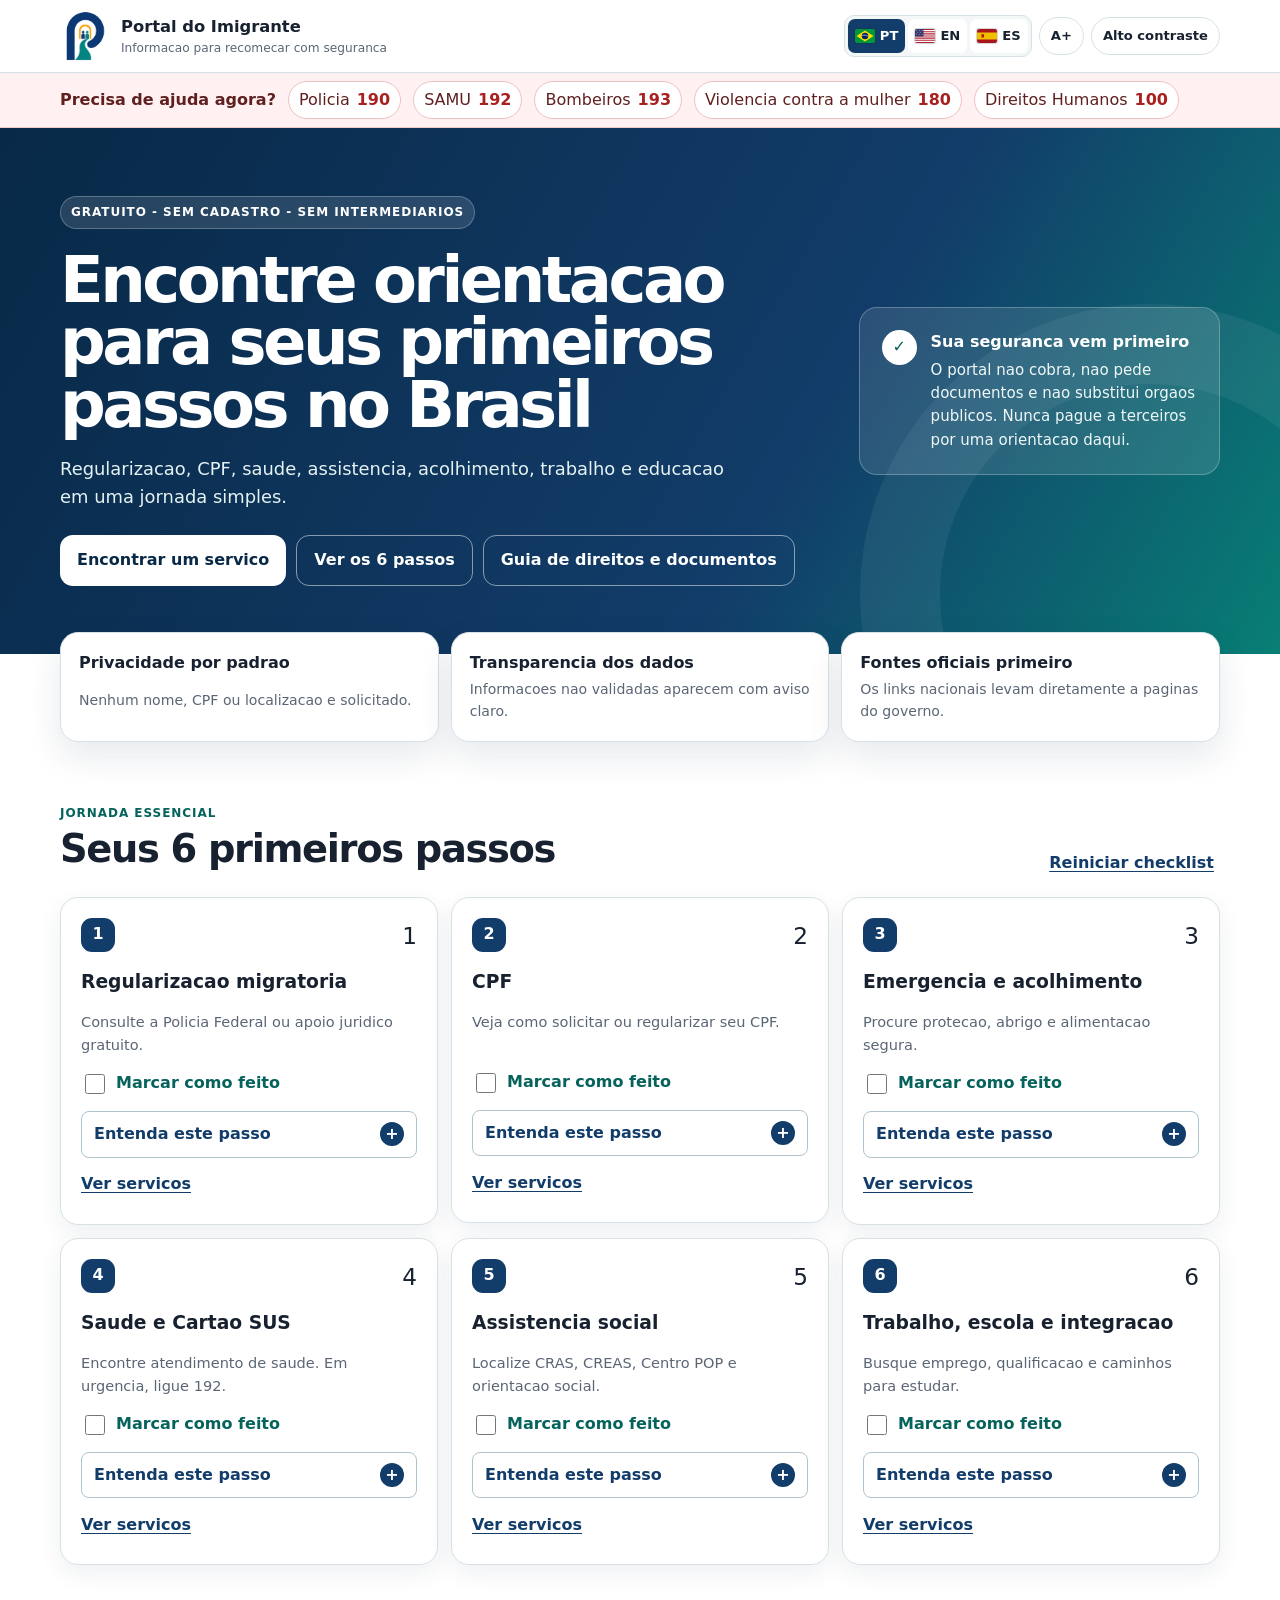
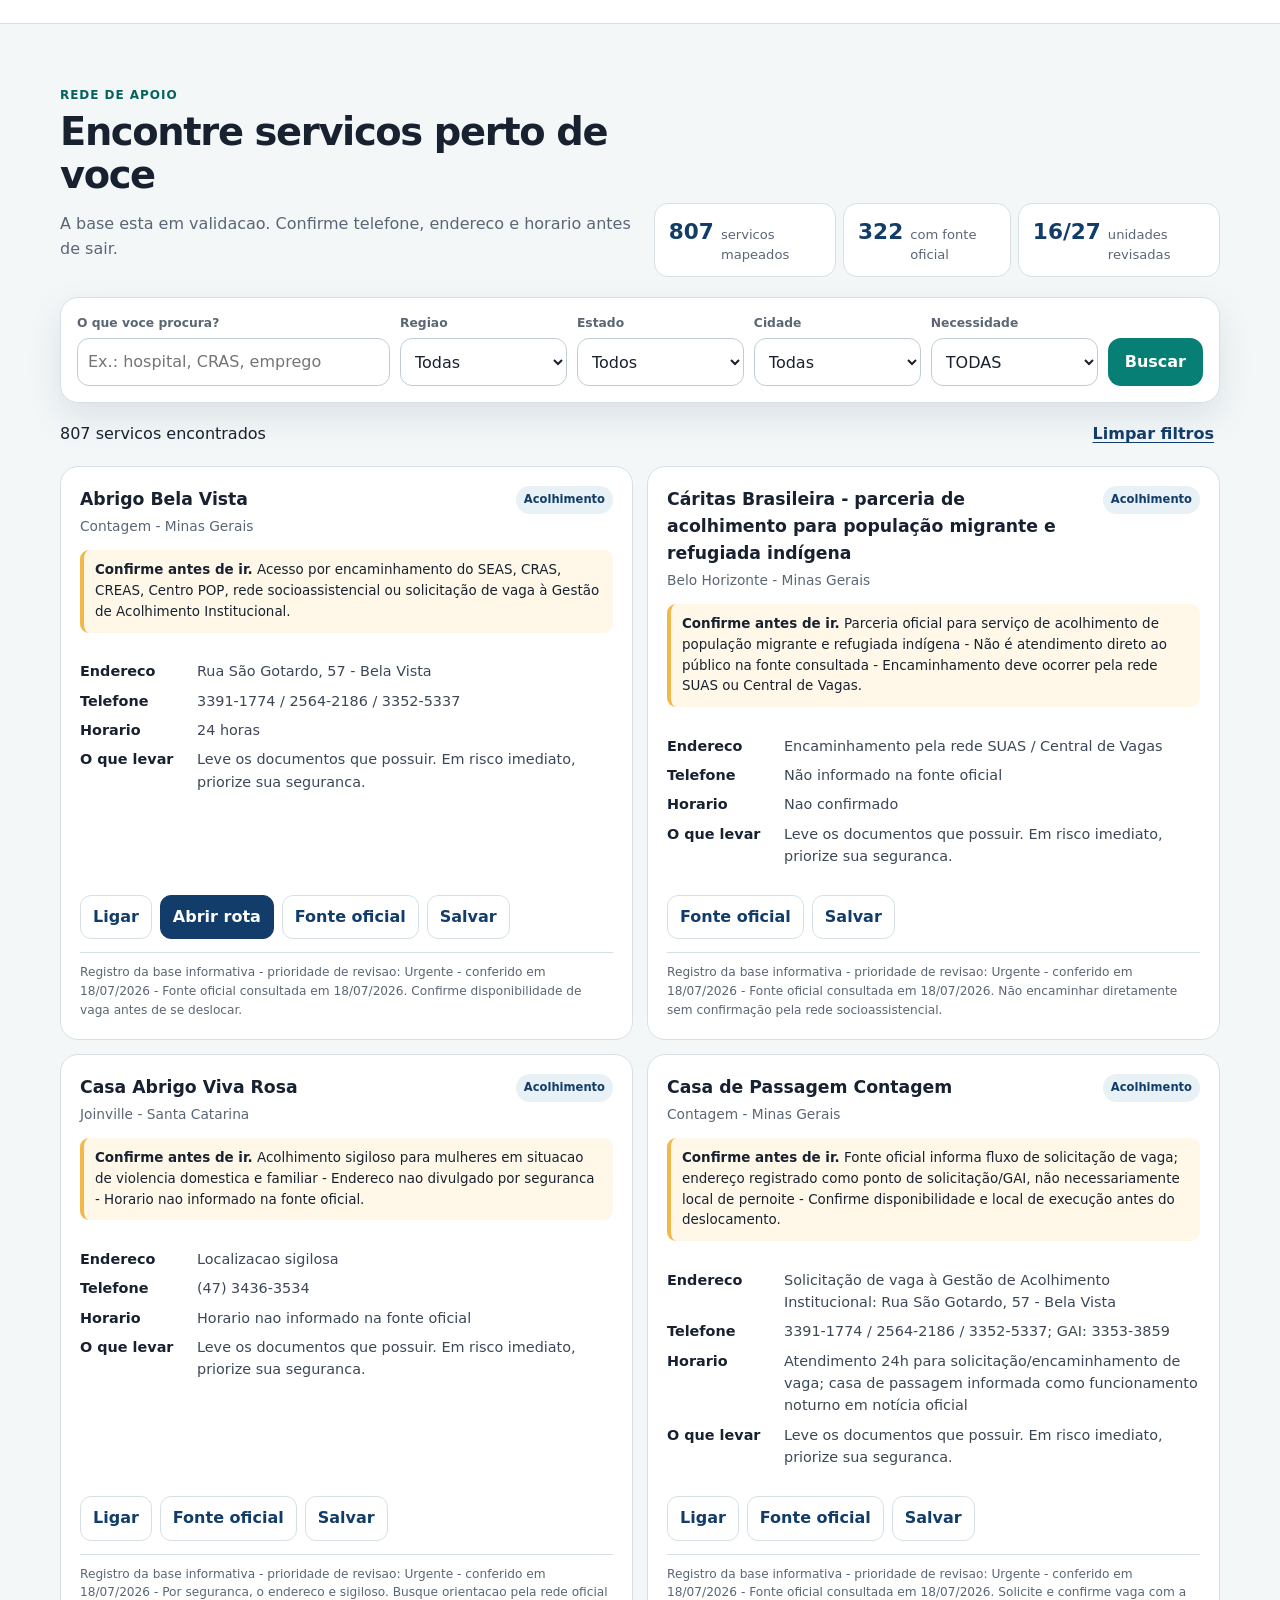
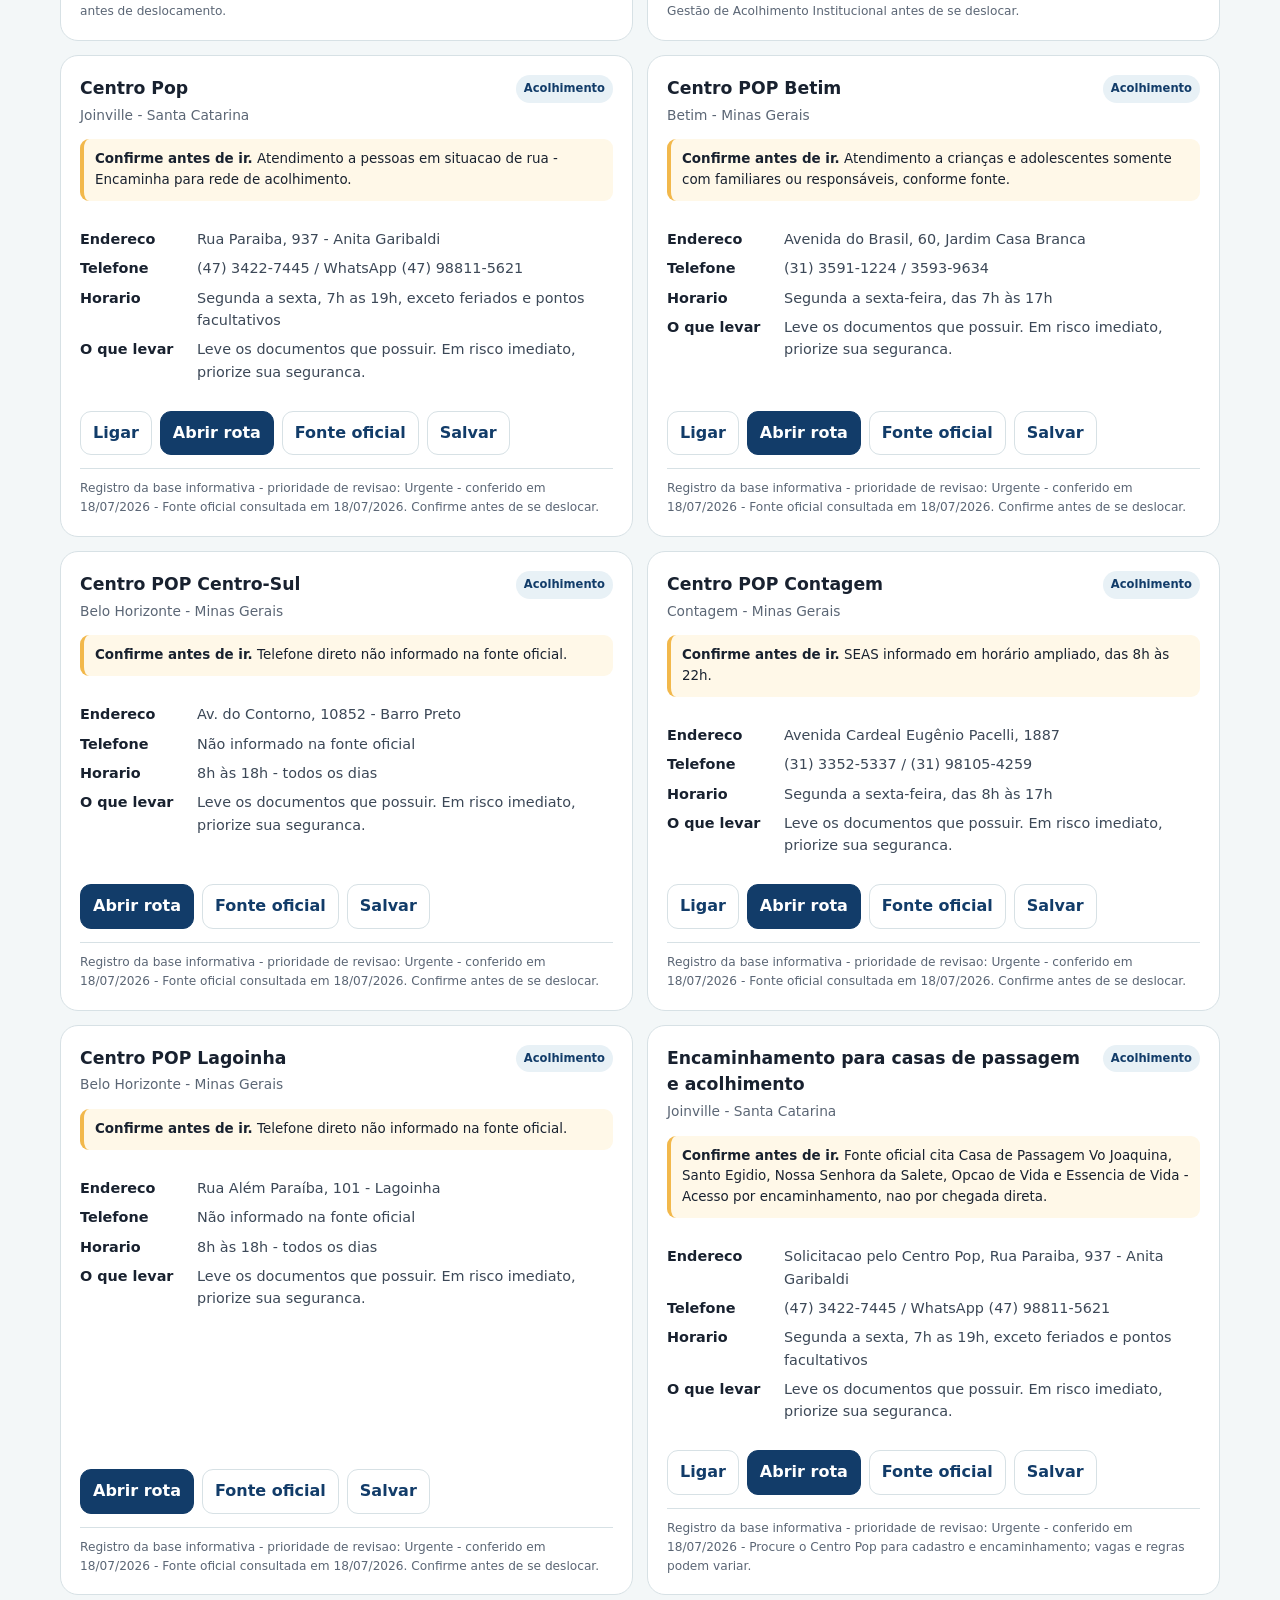
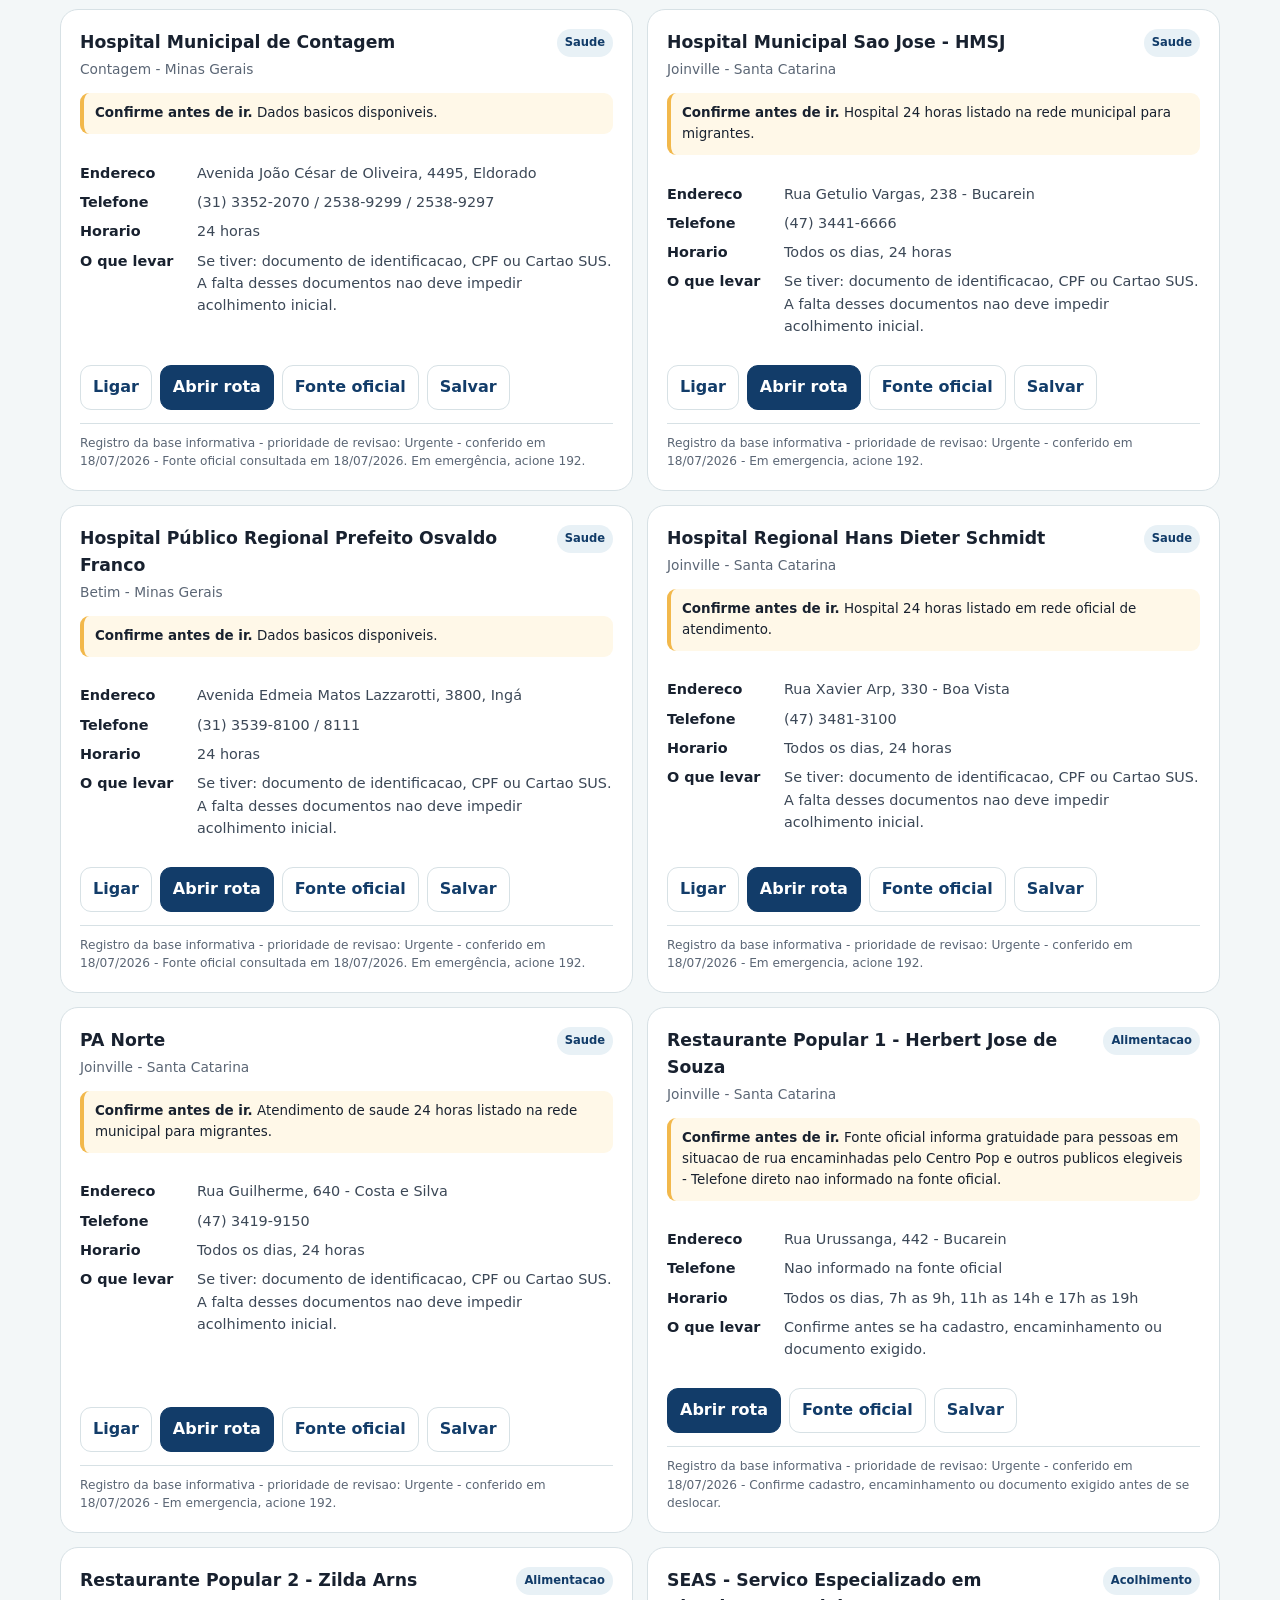
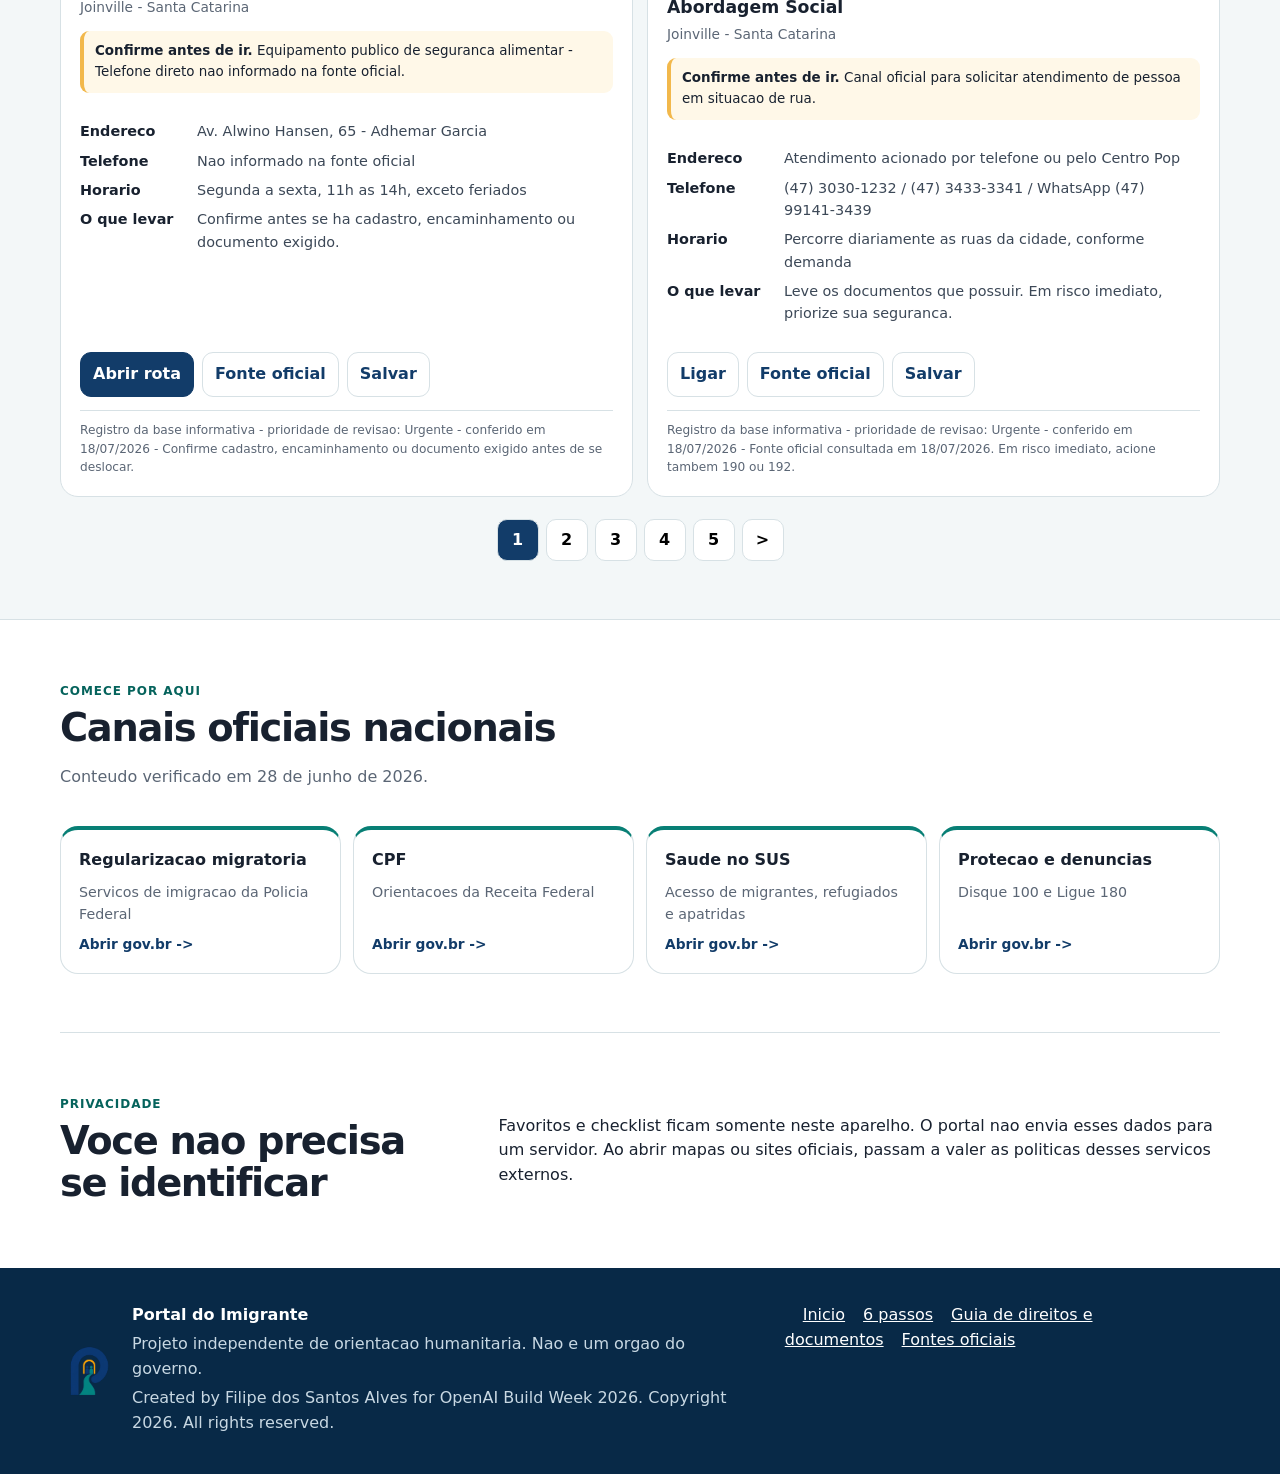
<file: index.html>
<!doctype html>
<html lang="pt-BR">
<head>
  <meta charset="utf-8">
  <meta name="viewport" content="width=device-width,initial-scale=1">
  <meta name="description" content="Orientacao gratuita e segura para migrantes e refugiados encontrarem servicos essenciais no Brasil.">
  <meta name="theme-color" content="#123c69">
  <meta name="color-scheme" content="light dark">
  <meta name="referrer" content="no-referrer">
  <meta http-equiv="Content-Security-Policy" content="default-src 'none'; base-uri 'self'; form-action 'self'; script-src 'self'; style-src 'self'; img-src 'self' data:; font-src 'self'; connect-src 'self'; manifest-src 'self'; worker-src 'self'; object-src 'none'; frame-src 'none'; child-src 'none'; media-src 'none'; upgrade-insecure-requests">
  <meta property="og:image" content="https://filipedossantosalves-cloud.github.io/portal-do-imigrante/assets/logo.png">
  <title>Portal do Imigrante | Orientacao segura e gratuita</title>
  <link rel="icon" type="image/png" href="assets/logo.png">
  <link rel="manifest" href="manifest.webmanifest">
  <link rel="stylesheet" href="styles.css">
  <link rel="stylesheet" href="steps.css">
  <link rel="stylesheet" href="language.css">
  <link rel="stylesheet" href="assets/brand.css">
</head>
<body>
  <a class="skip-link" href="#conteudo">Pular para o conteudo</a>
  <header class="site-header">
    <div class="wrap header-row">
      <a class="brand" href="#inicio" aria-label="Portal do Imigrante - inicio">
        <span class="brand-mark" aria-hidden="true"><img class="brand-logo" src="assets/logo.png" alt=""></span>
        <span><strong>Portal do Imigrante</strong><small>Informacao para recomecar com seguranca</small></span>
      </a>
      <div class="header-actions" aria-label="Acessibilidade e idioma">
        <div class="language" role="group" aria-label="Idioma da interface">
          <button class="chip active" type="button" data-lang="pt" aria-label="Português do Brasil" aria-pressed="true"><img class="language-flag" src="assets/flags/br.svg" alt=""><span>PT</span></button>
          <button class="chip" type="button" data-lang="en" aria-label="English" aria-pressed="false"><img class="language-flag" src="assets/flags/us.svg" alt=""><span>EN</span></button>
          <button class="chip" type="button" data-lang="es" aria-label="Español" aria-pressed="false"><img class="language-flag" src="assets/flags/es.svg" alt=""><span>ES</span></button>
        </div>
        <button class="icon-button" id="fontButton" aria-label="Aumentar tamanho do texto">A+</button>
        <button class="icon-button" id="contrastButton" aria-pressed="false">Alto contraste</button>
      </div>
    </div>
  </header>

  <aside class="emergency-bar" aria-label="Canais nacionais de emergencia">
    <div class="wrap emergency-row">
      <strong>Precisa de ajuda agora?</strong>
      <a href="tel:190"><span>Policia</span><b>190</b></a>
      <a href="tel:192"><span>SAMU</span><b>192</b></a>
      <a href="tel:193"><span>Bombeiros</span><b>193</b></a>
      <a href="tel:180"><span>Violencia contra a mulher</span><b>180</b></a>
      <a href="tel:100"><span>Direitos Humanos</span><b>100</b></a>
    </div>
  </aside>

  <main id="conteudo">
    <section class="hero" id="inicio">
      <div class="wrap hero-grid">
        <div>
          <span class="eyebrow" data-i18n="free">Gratuito - sem cadastro - sem intermediarios</span>
          <h1 data-i18n="heroTitle">Encontre orientacao para seus primeiros passos no Brasil</h1>
          <p data-i18n="heroText">Regularizacao, CPF, saude, assistencia, acolhimento, trabalho e educacao em uma jornada simples.</p>
          <div class="hero-actions">
            <a class="button primary" href="#busca" data-i18n="findService">Encontrar um servico</a>
            <a class="button secondary" href="#passos" data-i18n="seeSteps">Ver os 6 passos</a>
            <a class="button secondary" href="guia/index.html" data-i18n="rightsGuide">Guia de direitos e documentos</a>
          </div>
        </div>
        <div class="safety-card" role="note">
          <span class="safety-icon" aria-hidden="true">✓</span>
          <div>
            <strong data-i18n="safetyTitle">Sua seguranca vem primeiro</strong>
            <p data-i18n="safetyText">O portal nao cobra, nao pede documentos e nao substitui orgaos publicos. Nunca pague a terceiros por uma orientacao daqui.</p>
          </div>
        </div>
      </div>
    </section>

    <section class="trust wrap" aria-label="Compromissos do portal">
      <article><b data-i18n="trustPrivacyTitle">Privacidade por padrao</b><span data-i18n="trustPrivacyText">Nenhum nome, CPF ou localizacao e solicitado.</span></article>
      <article><b data-i18n="trustDataTitle">Transparencia dos dados</b><span data-i18n="trustDataText">Informacoes nao validadas aparecem com aviso claro.</span></article>
      <article><b data-i18n="trustSourcesTitle">Fontes oficiais primeiro</b><span data-i18n="trustSourcesText">Os links nacionais levam diretamente a paginas do governo.</span></article>
    </section>

    <section class="section wrap" id="passos">
      <div class="section-heading">
        <div><span class="kicker" data-i18n="stepsKicker">Jornada essencial</span><h2 data-i18n="stepsTitle">Seus 6 primeiros passos</h2></div>
        <button class="text-button" id="resetSteps" data-i18n="resetSteps">Reiniciar checklist</button>
      </div>
      <div class="steps" id="stepsGrid"></div>
    </section>

    <section class="section search-section" id="busca">
      <div class="wrap">
        <div class="section-heading">
          <div>
            <span class="kicker" data-i18n="supportKicker">Rede de apoio</span>
            <h2 data-i18n="searchTitle">Encontre servicos perto de voce</h2>
            <p class="muted" data-i18n="searchNote">A base esta em validacao. Confirme telefone, endereco e horario antes de sair.</p>
          </div>
          <div class="base-stats header-actions" aria-label="Situacao da base">
            <div class="base-badge"><b id="baseTotal">--</b><span>servicos mapeados</span></div>
            <div class="base-badge"><b id="officialTotal">--</b><span>com fonte oficial</span></div>
            <div class="base-badge"><b id="coverageTotal">--</b><span>unidades revisadas</span></div>
          </div>
        </div>
        <form class="search-panel" id="searchForm" role="search">
          <label class="field field-wide"><span data-i18n="queryLabel">O que voce procura?</span><input id="query" type="search" placeholder="Ex.: hospital, CRAS, emprego" data-i18n-placeholder="queryPlaceholder" autocomplete="off"></label>
          <label class="field"><span data-i18n="regionLabel">Regiao</span><select id="region"><option value="">Todas</option></select></label>
          <label class="field"><span data-i18n="stateLabel">Estado</span><select id="state"><option value="">Todos</option></select></label>
          <label class="field"><span data-i18n="cityLabel">Cidade</span><select id="city"><option value="">Todas</option></select></label>
          <label class="field"><span data-i18n="categoryLabel">Necessidade</span><select id="category"></select></label>
          <button class="button primary search-button" type="submit" data-i18n="searchButton">Buscar</button>
        </form>
        <div class="filter-summary" aria-live="polite"><span id="resultCount" data-i18n="loadingServices">Carregando servicos...</span><button class="text-button" id="clearFilters" type="button" data-i18n="clearFilters">Limpar filtros</button></div>
        <div class="service-grid" id="serviceGrid" aria-live="polite"></div>
        <nav class="pagination" id="pagination" aria-label="Paginacao dos servicos"></nav>
      </div>
    </section>

    <section class="section wrap" id="oficiais">
      <div class="section-heading"><div><span class="kicker" data-i18n="officialKicker">Comece por aqui</span><h2 data-i18n="officialTitle">Canais oficiais nacionais</h2><p class="muted" data-i18n="officialNote">Conteudo verificado em 28 de junho de 2026.</p></div></div>
      <div class="official-grid">
        <a href="https://www.gov.br/pf/pt-br/assuntos/carta-de-servicos/migracao" target="_blank" rel="noopener noreferrer"><b data-i18n="migration">Regularizacao migratoria</b><span data-i18n="migrationText">Servicos de imigracao da Policia Federal</span><em data-i18n="openGov">Abrir gov.br -></em></a>
        <a href="https://www.gov.br/receitafederal/pt-br/assuntos/orientacao-tributaria/cadastros/cpf/assuntos-relacionados/perguntas-e-respostas" target="_blank" rel="noopener noreferrer"><b data-i18n="cpf">CPF</b><span data-i18n="cpfText">Orientacoes da Receita Federal</span><em data-i18n="openGov">Abrir gov.br -></em></a>
        <a href="https://www.gov.br/saude/pt-br/composicao/saps/equidade-em-saude/migrantes-refugiadas-e-apatridas" target="_blank" rel="noopener noreferrer"><b data-i18n="sus">Saude no SUS</b><span data-i18n="susText">Acesso de migrantes, refugiados e apatridas</span><em data-i18n="openGov">Abrir gov.br -></em></a>
        <a href="https://www.gov.br/mdh/pt-br/campanha/direitoshumanosparatodos/disque-100-e-ligue-180" target="_blank" rel="noopener noreferrer"><b data-i18n="protection">Protecao e denuncias</b><span data-i18n="protectionText">Disque 100 e Ligue 180</span><em data-i18n="openGov">Abrir gov.br -></em></a>
      </div>
    </section>

    <section class="section wrap privacy">
      <div><span class="kicker" data-i18n="privacyKicker">Privacidade</span><h2 data-i18n="privacyTitle">Voce nao precisa se identificar</h2></div>
      <p data-i18n="privacyText">Favoritos e checklist ficam somente neste aparelho. O portal nao envia esses dados para um servidor. Ao abrir mapas ou sites oficiais, passam a valer as politicas desses servicos externos.</p>
    </section>
  </main>

  <footer>
    <div class="wrap footer-row">
      <div class="footer-brand"><img class="footer-logo" src="assets/logo.png" alt=""><div><b>Portal do Imigrante</b><p data-i18n="footerNote">Projeto independente de orientacao humanitaria. Nao e um orgao do governo.</p><p>Created by Filipe dos Santos Alves for OpenAI Build Week 2026. Copyright 2026. All rights reserved.</p></div></div>
      <div><a href="#inicio" data-i18n="footerHome">Inicio</a><a href="#passos" data-i18n="footerSteps">6 passos</a><a href="guia/index.html" data-i18n="rightsGuide">Guia de direitos e documentos</a><a href="#oficiais" data-i18n="footerSources">Fontes oficiais</a></div>
    </div>
  </footer>
  <div class="toast" id="toast" role="status" aria-live="polite"></div>
  <script src="data/services.js" defer></script>
  <script src="app.js" defer></script>
</body>
</html>
</file>
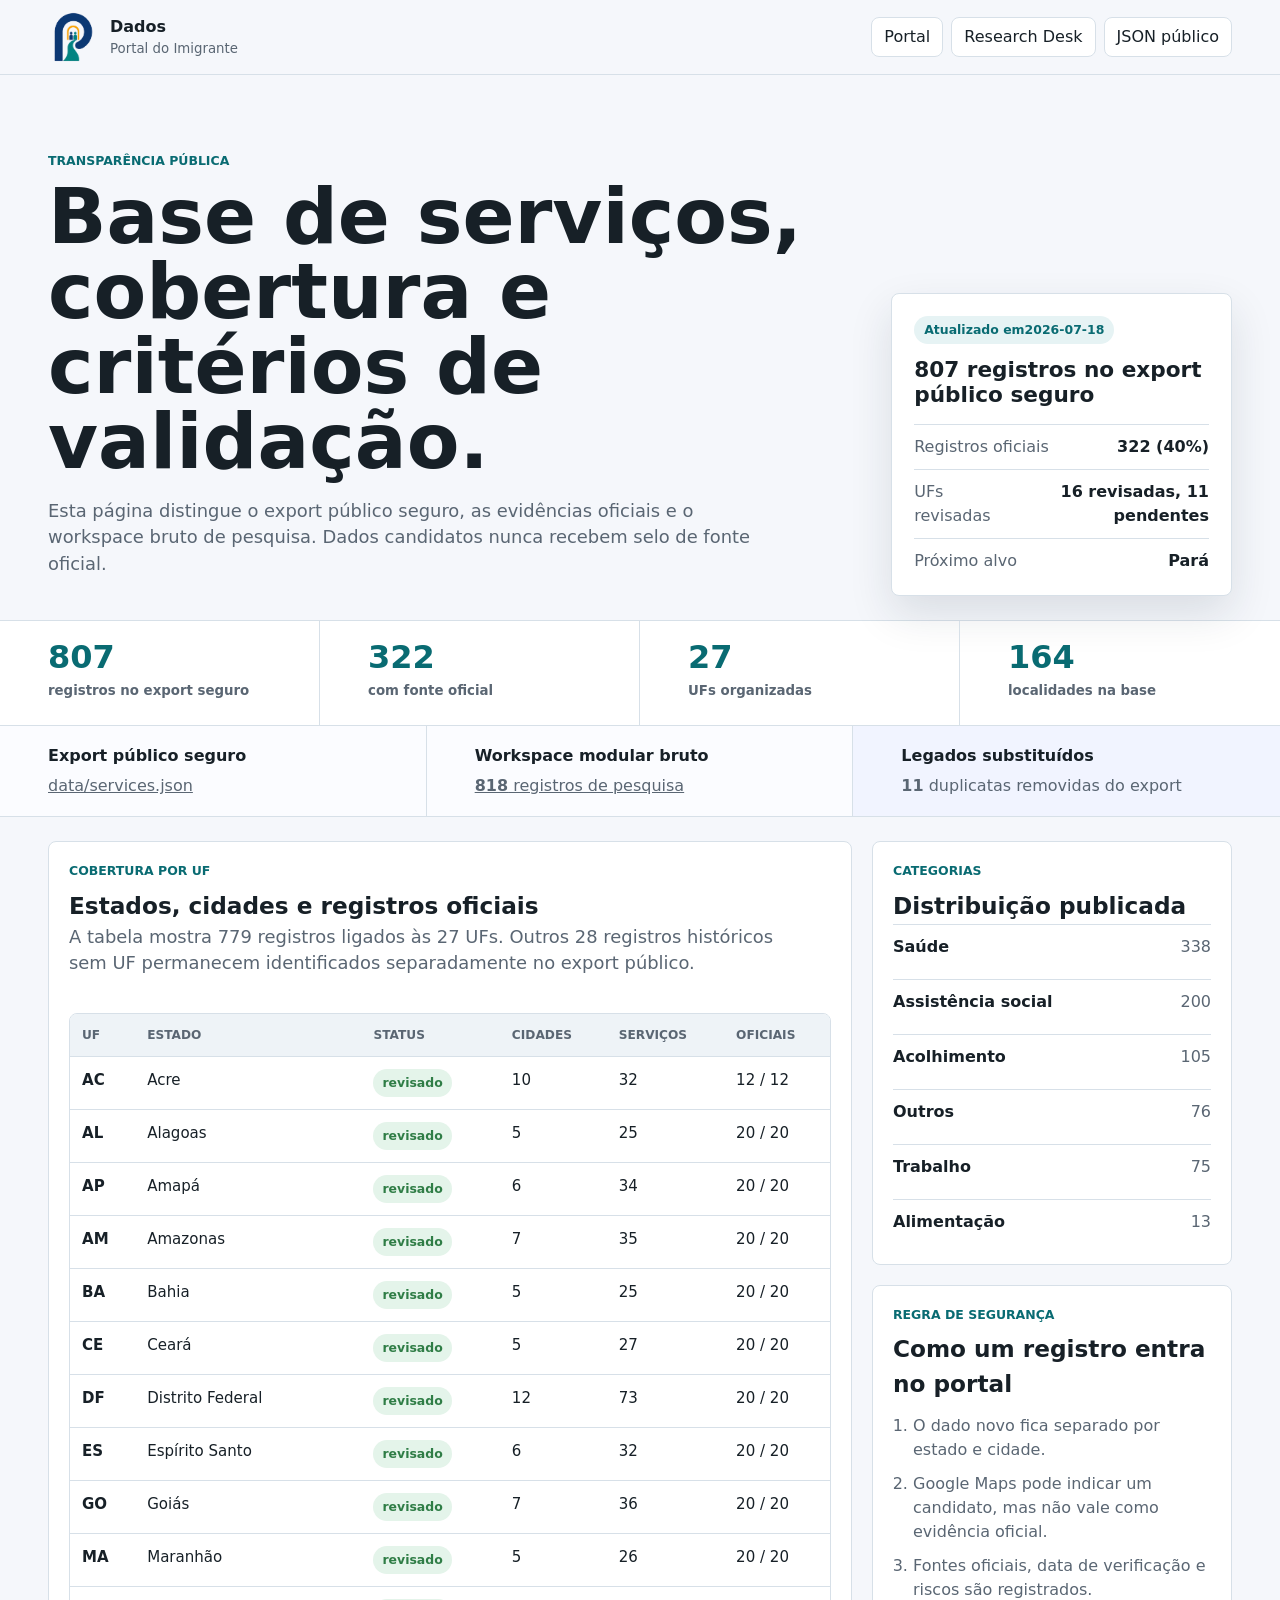
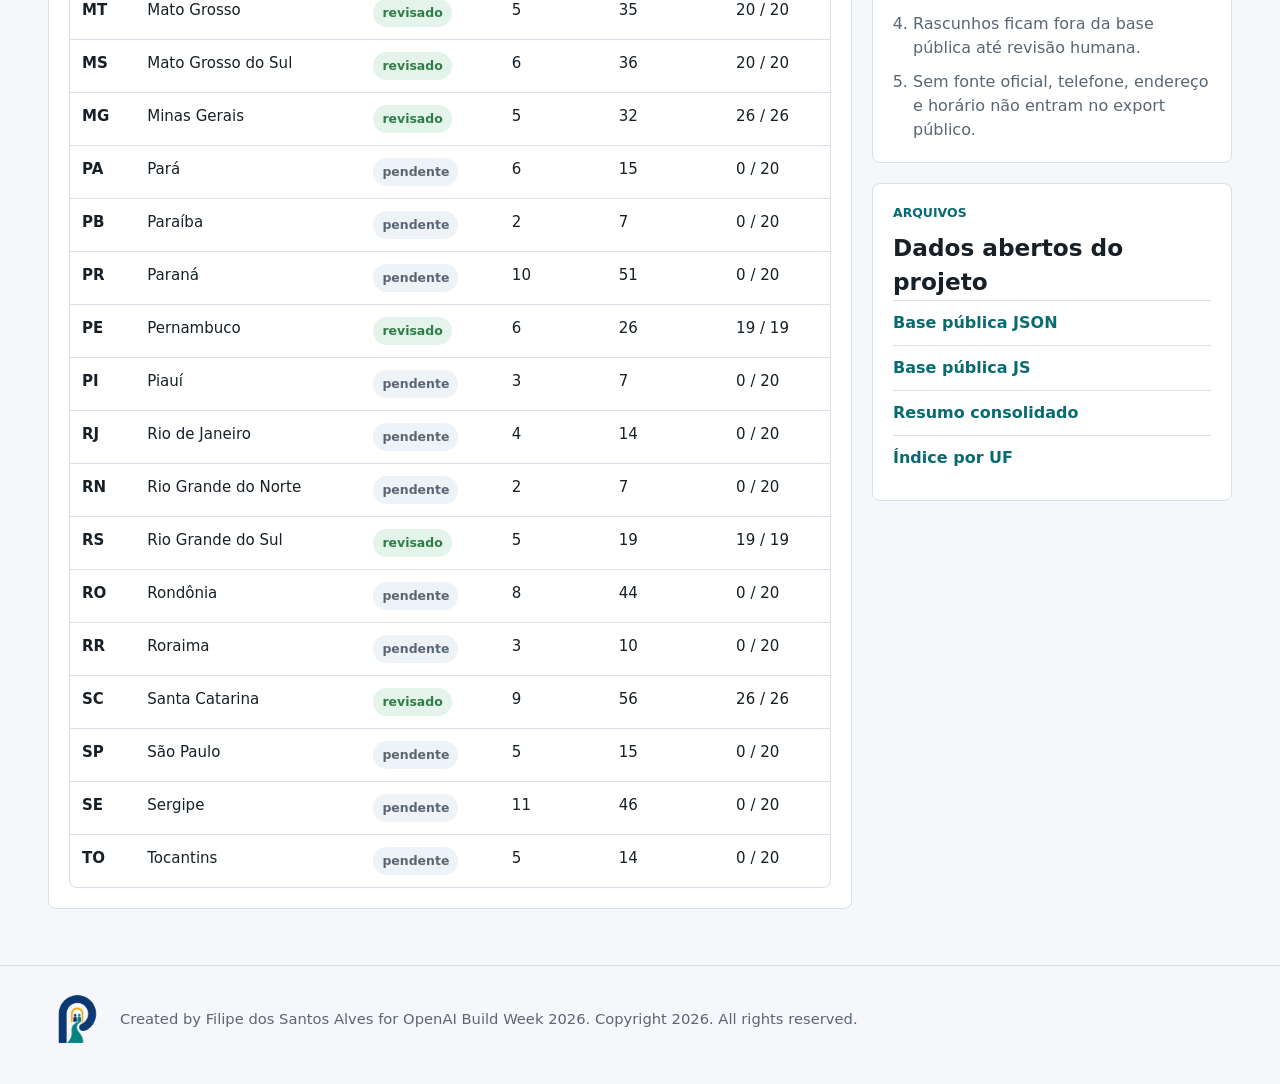
<file: data/index.html>
<!doctype html>
<html lang="pt-BR">
<head>
  <meta charset="utf-8">
  <meta name="viewport" content="width=device-width,initial-scale=1">
  <meta name="description" content="Transparência dos dados do Portal do Imigrante: cobertura, validação, arquivos públicos e estado da pesquisa.">
  <meta name="referrer" content="no-referrer">
  <meta http-equiv="Content-Security-Policy" content="default-src 'none'; base-uri 'self'; form-action 'self'; script-src 'self'; style-src 'self'; img-src 'self' data:; font-src 'self'; connect-src 'self'; manifest-src 'self'; worker-src 'self'; object-src 'none'; frame-src 'none'; child-src 'none'; media-src 'none'; upgrade-insecure-requests">
  <title>Dados | Portal do Imigrante</title>
  <link rel="icon" type="image/png" href="../assets/logo.png">
  <link rel="stylesheet" href="../research-desk/styles.css">
  <link rel="stylesheet" href="data-page.css">
  <link rel="stylesheet" href="../assets/brand.css">
</head>
<body>
  <a class="skip-link" href="#main-content">Pular para o conteúdo</a>
  <header class="topbar">
    <a class="brand" href="../index.html" aria-label="Abrir Portal do Imigrante">
      <span class="brand-mark" aria-hidden="true"><img class="brand-logo" src="../assets/logo.png" alt=""></span>
      <span>
        <strong>Dados</strong>
        <small>Portal do Imigrante</small>
      </span>
    </a>
    <nav class="top-actions" aria-label="Atalhos">
      <a href="../index.html">Portal</a>
      <a href="../research-desk/">Research Desk</a>
      <a href="services.json">JSON público</a>
    </nav>
  </header>

  <main id="main-content">
    <section class="hero data-hero" aria-labelledby="dataTitle">
      <div class="hero-copy">
        <p class="eyebrow">Transparência pública</p>
        <h1 id="dataTitle">Base de serviços, cobertura e critérios de validação.</h1>
        <p class="lead">Esta página distingue o export público seguro, as evidências oficiais e o workspace bruto de pesquisa. Dados candidatos nunca recebem selo de fonte oficial.</p>
      </div>
      <div class="hero-panel" aria-label="Resumo da base">
        <span class="status-pill">Atualizado em <span id="updatedAt">--</span></span>
        <strong id="headline">Carregando dados</strong>
        <dl class="audit-list">
          <div>
            <dt>Registros oficiais</dt>
            <dd id="officialRate">--</dd>
          </div>
          <div>
            <dt>UFs revisadas</dt>
            <dd id="reviewedStates">--</dd>
          </div>
          <div>
            <dt>Próximo alvo</dt>
            <dd id="nextTarget">--</dd>
          </div>
        </dl>
      </div>
    </section>

    <section class="metrics" aria-label="Metricas principais">
      <div>
        <span id="totalServices">--</span>
        <small>registros no export seguro</small>
      </div>
      <div>
        <span id="officialServices">--</span>
        <small>com fonte oficial</small>
      </div>
      <div>
        <span id="statesCount">--</span>
        <small>UFs organizadas</small>
      </div>
      <div>
        <span id="citiesCount">--</span>
        <small>localidades na base</small>
      </div>
    </section>

    <section class="audit-strip" aria-label="Arquivos e fluxo">
      <div class="audit-tile">
        <strong>Export público seguro</strong>
        <span><a href="services.json">data/services.json</a></span>
      </div>
      <div class="audit-tile">
        <strong>Workspace modular bruto</strong>
        <span><a href="estados/_indice.json"><b id="rawWorkspaceCount">--</b> registros de pesquisa</a></span>
      </div>
      <div class="audit-tile accent">
        <strong>Legados substituídos</strong>
        <span><b id="legacyCount">--</b> duplicatas removidas do export</span>
      </div>
    </section>

    <section class="data-layout">
      <article class="data-panel">
        <div class="section-head">
          <div>
            <p class="eyebrow">Cobertura por UF</p>
            <h2>Estados, cidades e registros oficiais</h2>
            <p class="lead">A tabela mostra 779 registros ligados às 27 UFs. Outros 28 registros históricos sem UF permanecem identificados separadamente no export público.</p>
          </div>
        </div>
        <div class="table-wrap">
          <table>
            <thead>
              <tr>
                <th>UF</th>
                <th>Estado</th>
                <th>Status</th>
                <th>Cidades</th>
                <th>Serviços</th>
                <th>Oficiais</th>
              </tr>
            </thead>
            <tbody id="stateRows"></tbody>
          </table>
        </div>
      </article>

      <aside class="data-side">
        <section class="data-panel">
          <p class="eyebrow">Categorias</p>
          <h2>Distribuição publicada</h2>
          <div id="categoryList" class="mini-list"></div>
        </section>

        <section class="data-panel">
          <p class="eyebrow">Regra de segurança</p>
          <h2>Como um registro entra no portal</h2>
          <ol class="method-list">
            <li>O dado novo fica separado por estado e cidade.</li>
            <li>Google Maps pode indicar um candidato, mas não vale como evidência oficial.</li>
            <li>Fontes oficiais, data de verificação e riscos são registrados.</li>
            <li>Rascunhos ficam fora da base pública até revisão humana.</li>
            <li>Sem fonte oficial, telefone, endereço e horário não entram no export público.</li>
          </ol>
        </section>

        <section class="data-panel">
          <p class="eyebrow">Arquivos</p>
          <h2>Dados abertos do projeto</h2>
          <div class="file-links">
            <a href="services.json">Base pública JSON</a>
            <a href="services.js">Base pública JS</a>
            <a href="estados/_portal.json">Resumo consolidado</a>
            <a href="estados/_indice.json">Índice por UF</a>
          </div>
        </section>
      </aside>
    </section>
  </main>

  <footer class="site-credit footer-brand">
    <img class="footer-logo" src="../assets/logo.png" alt="">
    <span>Created by Filipe dos Santos Alves for OpenAI Build Week 2026. Copyright 2026. All rights reserved.</span>
  </footer>

  <script src="services.js"></script>
  <script src="../research-desk/data.js"></script>
  <script src="data-page.js"></script>
</body>
</html>
</file>
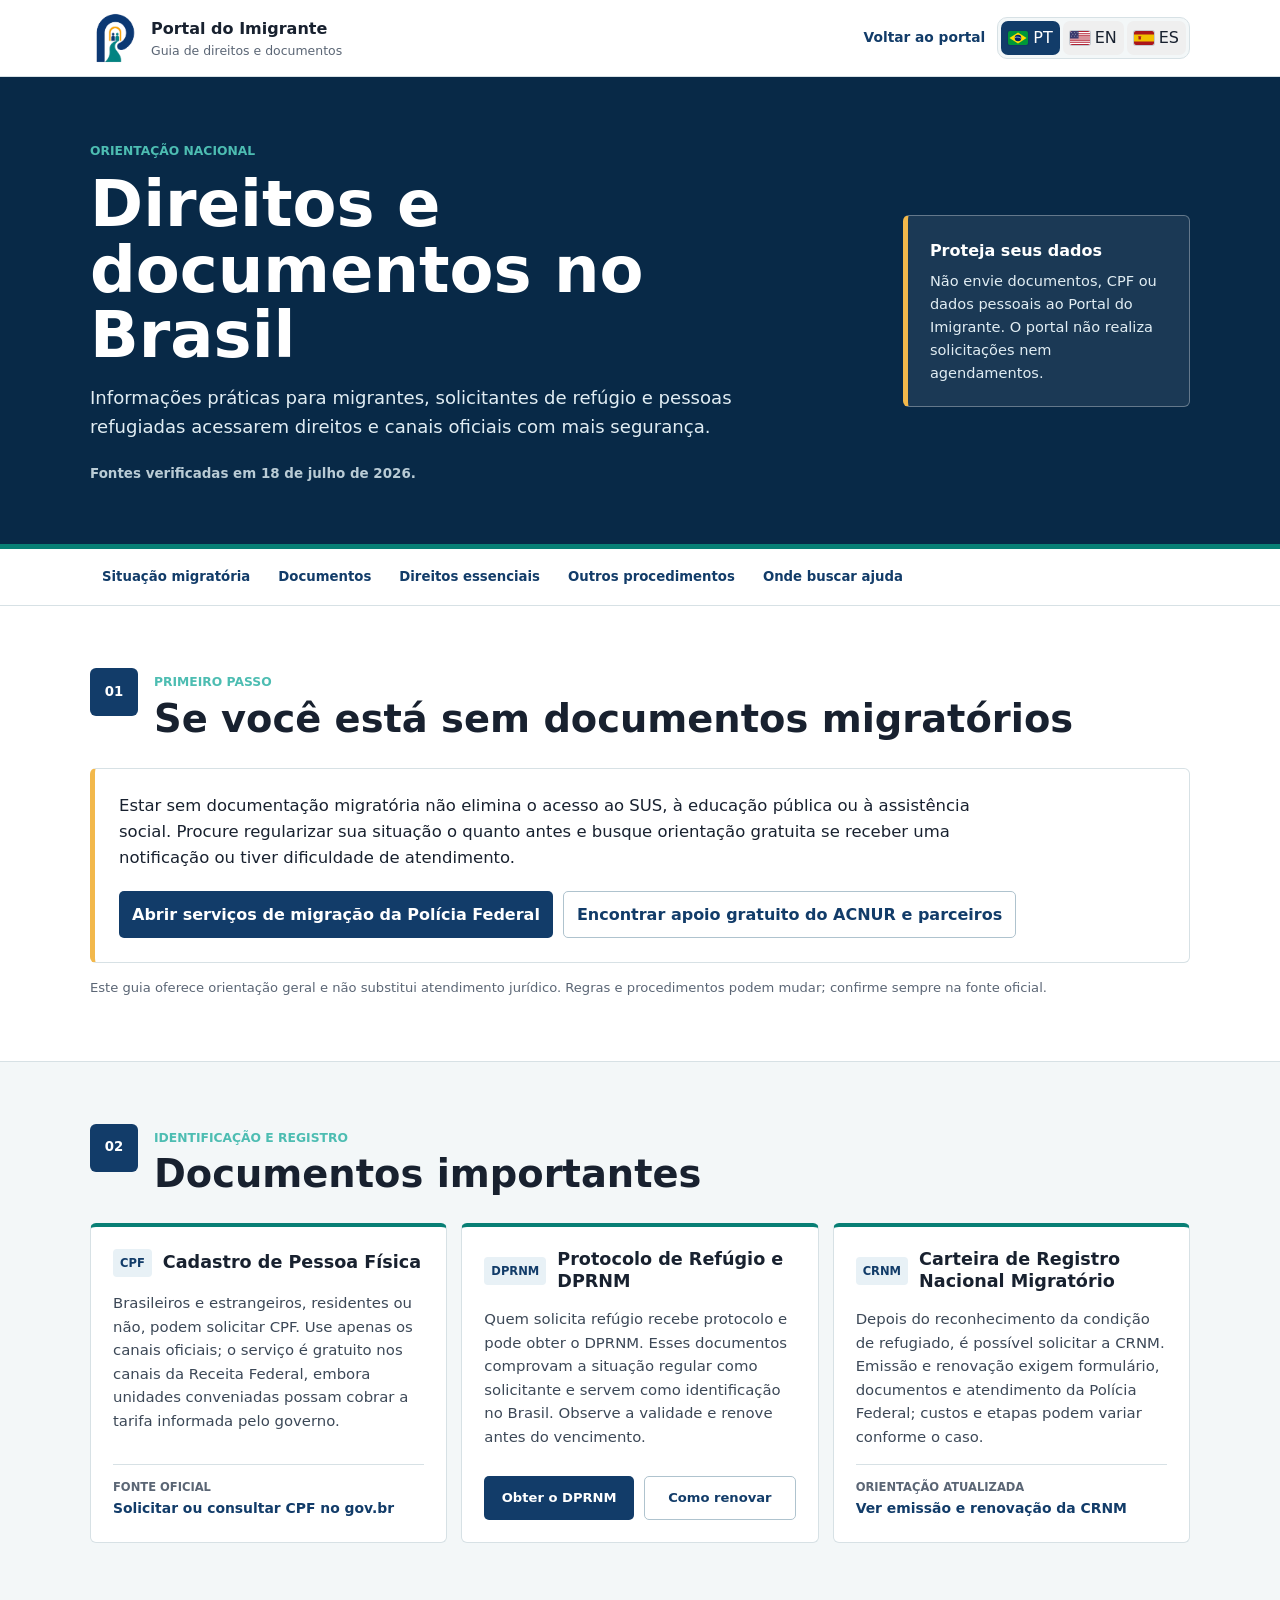
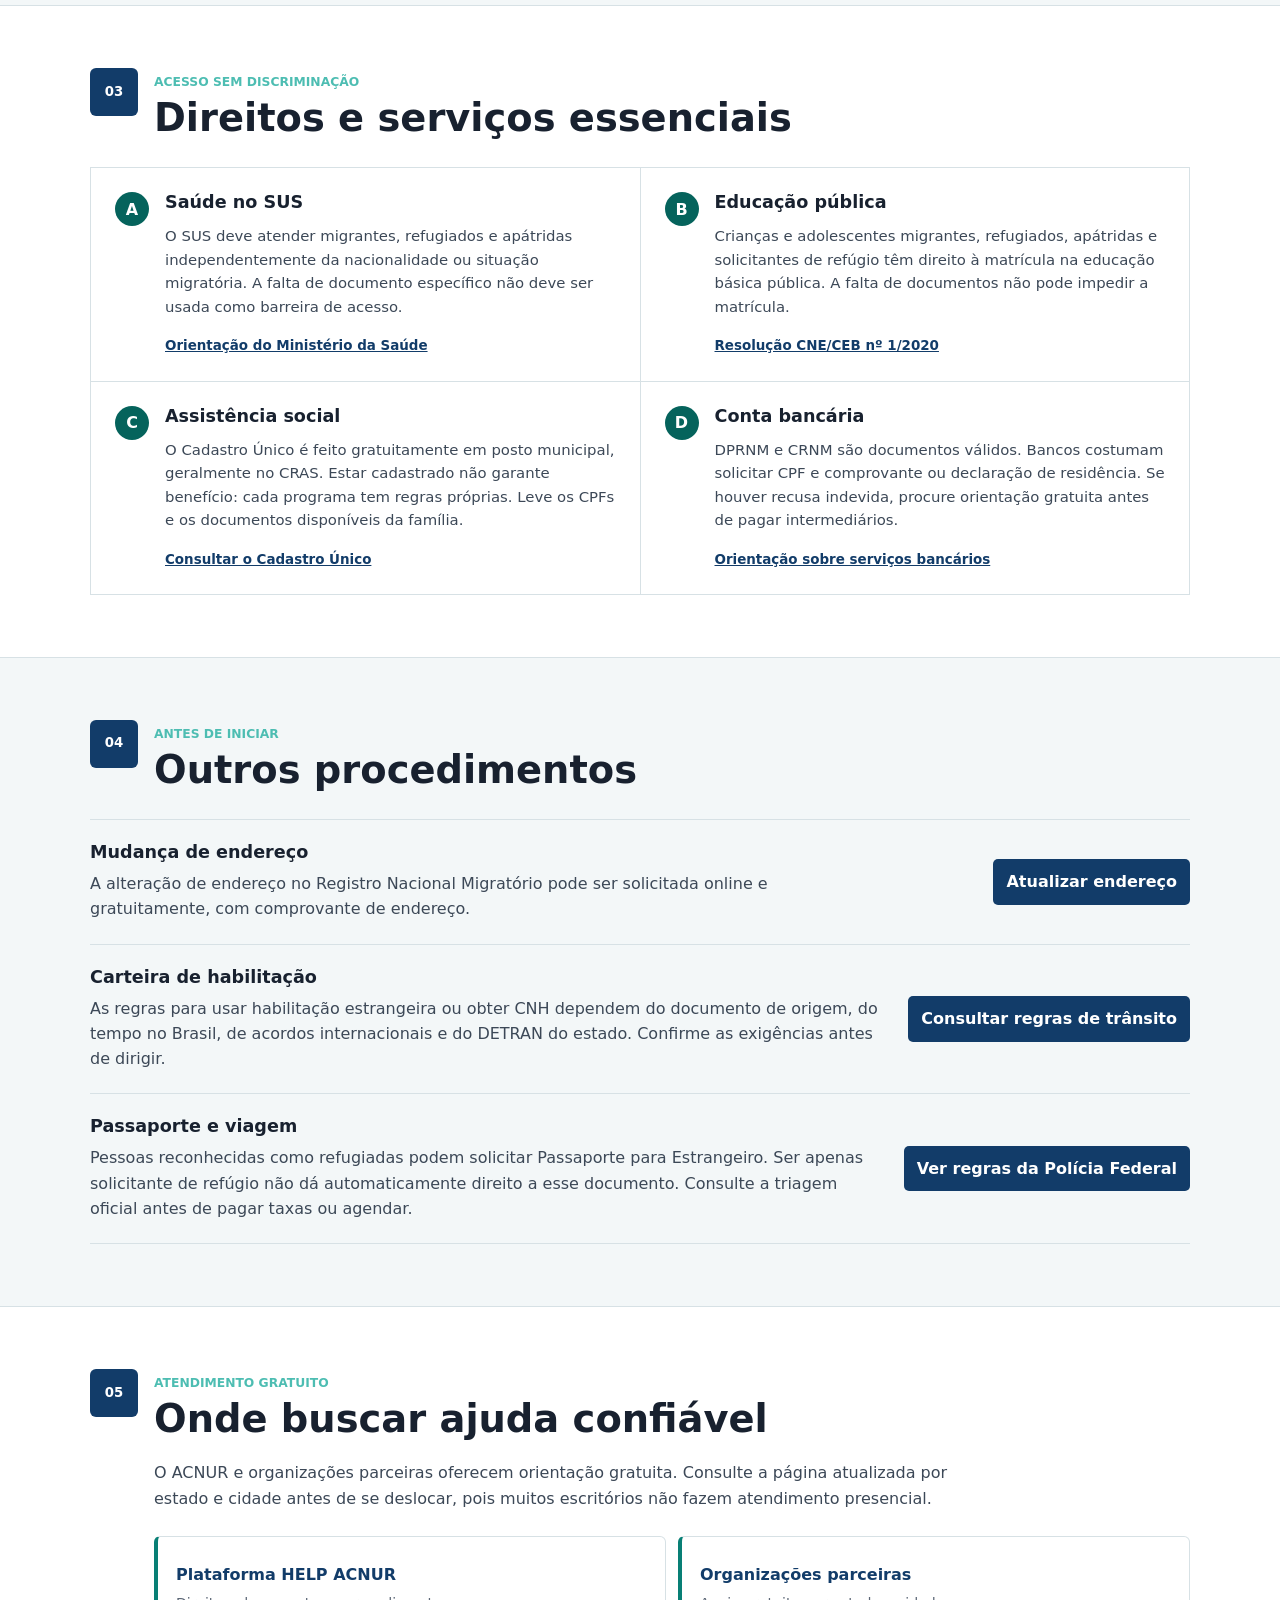
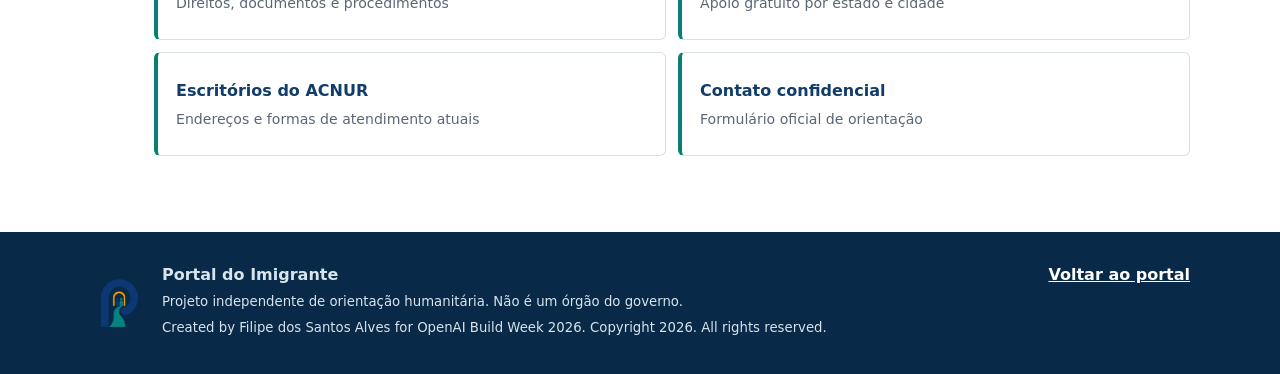
<file: guia/index.html>
<!doctype html>
<html lang="pt-BR">
<head>
  <meta charset="utf-8">
  <meta name="viewport" content="width=device-width,initial-scale=1">
  <meta name="description" content="Guia de direitos, documentos e canais oficiais para migrantes, solicitantes de refúgio e pessoas refugiadas no Brasil.">
  <meta name="theme-color" content="#123c69">
  <meta name="color-scheme" content="light">
  <meta name="referrer" content="no-referrer">
  <meta http-equiv="Content-Security-Policy" content="default-src 'none'; base-uri 'self'; form-action 'self'; script-src 'self'; style-src 'self'; img-src 'self' data:; font-src 'self'; connect-src 'self'; manifest-src 'self'; worker-src 'self'; object-src 'none'; frame-src 'none'; child-src 'none'; media-src 'none'; upgrade-insecure-requests">
  <title>Guia de direitos e documentos | Portal do Imigrante</title>
  <link rel="icon" type="image/png" href="../assets/logo.png">
  <link rel="stylesheet" href="../language.css">
  <link rel="stylesheet" href="../assets/brand.css">
  <link rel="stylesheet" href="guide.css">
</head>
<body>
  <a class="skip-link" href="#conteudo" data-i18n="skip">Pular para o conteúdo</a>
  <header class="site-header">
    <div class="wrap header-row">
      <a class="brand" href="../index.html" data-i18n-aria="backPortalAria">
        <span class="brand-mark" aria-hidden="true"><img class="brand-logo" src="../assets/logo.png" alt=""></span>
        <span><strong>Portal do Imigrante</strong><small data-i18n="guideLabel">Guia de direitos e documentos</small></span>
      </a>
      <div class="header-actions">
        <a class="back-link" href="../index.html" data-i18n="backPortal">Voltar ao portal</a>
        <div class="language" role="group" data-i18n-aria="languageAria">
          <button class="chip active" type="button" data-lang="pt" aria-label="Português do Brasil" aria-pressed="true"><img class="language-flag" src="../assets/flags/br.svg" alt=""><span>PT</span></button>
          <button class="chip" type="button" data-lang="en" aria-label="English" aria-pressed="false"><img class="language-flag" src="../assets/flags/us.svg" alt=""><span>EN</span></button>
          <button class="chip" type="button" data-lang="es" aria-label="Español" aria-pressed="false"><img class="language-flag" src="../assets/flags/es.svg" alt=""><span>ES</span></button>
        </div>
      </div>
    </div>
  </header>

  <main id="conteudo">
    <section class="guide-intro">
      <div class="wrap intro-grid">
        <div>
          <span class="kicker" data-i18n="kicker">Orientação nacional</span>
          <h1 data-i18n="title">Direitos e documentos no Brasil</h1>
          <p class="lead" data-i18n="lead">Informações práticas para migrantes, solicitantes de refúgio e pessoas refugiadas acessarem direitos e canais oficiais com mais segurança.</p>
          <p class="verified" data-i18n="verified">Fontes verificadas em 18 de julho de 2026.</p>
        </div>
        <aside class="privacy-note" role="note">
          <strong data-i18n="privacyTitle">Proteja seus dados</strong>
          <p data-i18n="privacyText">Não envie documentos, CPF ou dados pessoais ao Portal do Imigrante. O portal não realiza solicitações nem agendamentos.</p>
        </aside>
      </div>
    </section>

    <nav class="section-nav" data-i18n-aria="sectionNavAria">
      <div class="wrap nav-row">
        <a href="#situacao" data-i18n="navStatus">Situação migratória</a>
        <a href="#documentos" data-i18n="navDocuments">Documentos</a>
        <a href="#direitos" data-i18n="navRights">Direitos essenciais</a>
        <a href="#outros" data-i18n="navOther">Outros procedimentos</a>
        <a href="#ajuda" data-i18n="navHelp">Onde buscar ajuda</a>
      </div>
    </nav>

    <section class="guide-section wrap" id="situacao">
      <div class="section-heading">
        <span class="section-number" aria-hidden="true">01</span>
        <div><span class="kicker" data-i18n="statusKicker">Primeiro passo</span><h2 data-i18n="statusTitle">Se você está sem documentos migratórios</h2></div>
      </div>
      <div class="guidance warning-guidance">
        <p data-i18n="statusText">Estar sem documentação migratória não elimina o acesso ao SUS, à educação pública ou à assistência social. Procure regularizar sua situação o quanto antes e busque orientação gratuita se receber uma notificação ou tiver dificuldade de atendimento.</p>
        <div class="source-actions">
          <a href="https://www.gov.br/pf/pt-br/assuntos/imigracao/estrangeiro" target="_blank" rel="noopener noreferrer" data-i18n="openPf">Abrir serviços de migração da Polícia Federal</a>
          <a href="https://help.unhcr.org/brazil/onde-encontrar-ajuda/organizacoes-parceiras-da-sociedade-civil/" target="_blank" rel="noopener noreferrer" data-i18n="openPartners">Encontrar apoio gratuito do ACNUR e parceiros</a>
        </div>
      </div>
      <p class="legal-note" data-i18n="legalNote">Este guia oferece orientação geral e não substitui atendimento jurídico. Regras e procedimentos podem mudar; confirme sempre na fonte oficial.</p>
    </section>

    <section class="guide-section band" id="documentos">
      <div class="wrap">
        <div class="section-heading">
          <span class="section-number" aria-hidden="true">02</span>
          <div><span class="kicker" data-i18n="documentsKicker">Identificação e registro</span><h2 data-i18n="documentsTitle">Documentos importantes</h2></div>
        </div>
        <div class="topic-list">
          <article class="topic">
            <div><span class="topic-code">CPF</span><h3 data-i18n="cpfTitle">Cadastro de Pessoa Física</h3></div>
            <p data-i18n="cpfText">Brasileiros e estrangeiros, residentes ou não, podem solicitar CPF. Use apenas os canais oficiais; o serviço é gratuito nos canais da Receita Federal, embora unidades conveniadas possam cobrar a tarifa informada pelo governo.</p>
            <a class="source-link" href="https://www.gov.br/pt-br/servicos/inscrever-no-cpf" target="_blank" rel="noopener noreferrer"><span data-i18n="officialSource">Fonte oficial</span><b data-i18n="cpfAction">Solicitar ou consultar CPF no gov.br</b></a>
          </article>
          <article class="topic">
            <div><span class="topic-code">DPRNM</span><h3 data-i18n="dprnmTitle">Protocolo de Refúgio e DPRNM</h3></div>
            <p data-i18n="dprnmText">Quem solicita refúgio recebe protocolo e pode obter o DPRNM. Esses documentos comprovam a situação regular como solicitante e servem como identificação no Brasil. Observe a validade e renove antes do vencimento.</p>
            <div class="source-actions compact">
              <a href="https://www.gov.br/pt-br/servicos/obter-documento-provisorio-de-registro-nacional-migratorio" target="_blank" rel="noopener noreferrer" data-i18n="dprnmAction">Obter o DPRNM</a>
              <a href="https://help.unhcr.org/brazil/solicitacao-da-condicao-de-refugiado/como-renovar-o-meu-protocolo-da-solicitacao-de-refugio/" target="_blank" rel="noopener noreferrer" data-i18n="renewAction">Como renovar</a>
            </div>
          </article>
          <article class="topic">
            <div><span class="topic-code">CRNM</span><h3 data-i18n="crnmTitle">Carteira de Registro Nacional Migratório</h3></div>
            <p data-i18n="crnmText">Depois do reconhecimento da condição de refugiado, é possível solicitar a CRNM. Emissão e renovação exigem formulário, documentos e atendimento da Polícia Federal; custos e etapas podem variar conforme o caso.</p>
            <a class="source-link" href="https://help.unhcr.org/brazil/solicitacao-da-condicao-de-refugiado/como-solicitar-a-minha-crnm/" target="_blank" rel="noopener noreferrer"><span data-i18n="officialGuidance">Orientação atualizada</span><b data-i18n="crnmAction">Ver emissão e renovação da CRNM</b></a>
          </article>
        </div>
      </div>
    </section>

    <section class="guide-section wrap" id="direitos">
      <div class="section-heading">
        <span class="section-number" aria-hidden="true">03</span>
        <div><span class="kicker" data-i18n="rightsKicker">Acesso sem discriminação</span><h2 data-i18n="rightsTitle">Direitos e serviços essenciais</h2></div>
      </div>
      <div class="rights-grid">
        <article><span class="right-index">A</span><h3 data-i18n="healthTitle">Saúde no SUS</h3><p data-i18n="healthText">O SUS deve atender migrantes, refugiados e apátridas independentemente da nacionalidade ou situação migratória. A falta de documento específico não deve ser usada como barreira de acesso.</p><a href="https://www.gov.br/saude/pt-br/composicao/saps/equidade-em-saude/migrantes-refugiadas-e-apatridas" target="_blank" rel="noopener noreferrer" data-i18n="healthAction">Orientação do Ministério da Saúde</a></article>
        <article><span class="right-index">B</span><h3 data-i18n="educationTitle">Educação pública</h3><p data-i18n="educationText">Crianças e adolescentes migrantes, refugiados, apátridas e solicitantes de refúgio têm direito à matrícula na educação básica pública. A falta de documentos não pode impedir a matrícula.</p><a href="https://www.in.gov.br/en/web/dou/-/resolucao-n-1-de-13-de-novembro-de-2020-288317152" target="_blank" rel="noopener noreferrer" data-i18n="educationAction">Resolução CNE/CEB nº 1/2020</a></article>
        <article><span class="right-index">C</span><h3 data-i18n="assistanceTitle">Assistência social</h3><p data-i18n="assistanceText">O Cadastro Único é feito gratuitamente em posto municipal, geralmente no CRAS. Estar cadastrado não garante benefício: cada programa tem regras próprias. Leve os CPFs e os documentos disponíveis da família.</p><a href="https://www.gov.br/pt-br/servicos/inscrever-se-no-cadastro-unico-para-programas-sociais-do-governo-federal" target="_blank" rel="noopener noreferrer" data-i18n="assistanceAction">Consultar o Cadastro Único</a></article>
        <article><span class="right-index">D</span><h3 data-i18n="bankTitle">Conta bancária</h3><p data-i18n="bankText">DPRNM e CRNM são documentos válidos. Bancos costumam solicitar CPF e comprovante ou declaração de residência. Se houver recusa indevida, procure orientação gratuita antes de pagar intermediários.</p><a href="https://help.unhcr.org/brazil/trabalho-e-renda/servicos-bancarios/" target="_blank" rel="noopener noreferrer" data-i18n="bankAction">Orientação sobre serviços bancários</a></article>
      </div>
    </section>

    <section class="guide-section band" id="outros">
      <div class="wrap">
        <div class="section-heading">
          <span class="section-number" aria-hidden="true">04</span>
          <div><span class="kicker" data-i18n="otherKicker">Antes de iniciar</span><h2 data-i18n="otherTitle">Outros procedimentos</h2></div>
        </div>
        <div class="procedure-list">
          <article><div><h3 data-i18n="addressTitle">Mudança de endereço</h3><p data-i18n="addressText">A alteração de endereço no Registro Nacional Migratório pode ser solicitada online e gratuitamente, com comprovante de endereço.</p></div><a href="https://www.gov.br/pf/pt-br/assuntos/imigracao/duvidas-frequentes/autorizacao-de-residencia-e-registro-nacional-migratorio-rnm/sou-imigrante-registrado-na-policia" target="_blank" rel="noopener noreferrer" data-i18n="addressAction">Atualizar endereço</a></article>
          <article><div><h3 data-i18n="licenseTitle">Carteira de habilitação</h3><p data-i18n="licenseText">As regras para usar habilitação estrangeira ou obter CNH dependem do documento de origem, do tempo no Brasil, de acordos internacionais e do DETRAN do estado. Confirme as exigências antes de dirigir.</p></div><a href="https://www.gov.br/transportes/pt-br/assuntos/transito/conteudo-Senatran/resolucoes-contran" target="_blank" rel="noopener noreferrer" data-i18n="licenseAction">Consultar regras de trânsito</a></article>
          <article><div><h3 data-i18n="passportTitle">Passaporte e viagem</h3><p data-i18n="passportText">Pessoas reconhecidas como refugiadas podem solicitar Passaporte para Estrangeiro. Ser apenas solicitante de refúgio não dá automaticamente direito a esse documento. Consulte a triagem oficial antes de pagar taxas ou agendar.</p></div><a href="https://www.gov.br/pf/pt-br/assuntos/passaporte/documentacao/lista-estrangeiros" target="_blank" rel="noopener noreferrer" data-i18n="passportAction">Ver regras da Polícia Federal</a></article>
        </div>
      </div>
    </section>

    <section class="guide-section help-section wrap" id="ajuda">
      <div class="section-heading">
        <span class="section-number" aria-hidden="true">05</span>
        <div><span class="kicker" data-i18n="helpKicker">Atendimento gratuito</span><h2 data-i18n="helpTitle">Onde buscar ajuda confiável</h2></div>
      </div>
      <p class="help-lead" data-i18n="helpText">O ACNUR e organizações parceiras oferecem orientação gratuita. Consulte a página atualizada por estado e cidade antes de se deslocar, pois muitos escritórios não fazem atendimento presencial.</p>
      <div class="help-actions">
        <a href="https://help.unhcr.org/brazil/" target="_blank" rel="noopener noreferrer"><b data-i18n="helpPlatformTitle">Plataforma HELP ACNUR</b><span data-i18n="helpPlatformText">Direitos, documentos e procedimentos</span></a>
        <a href="https://help.unhcr.org/brazil/onde-encontrar-ajuda/organizacoes-parceiras-da-sociedade-civil/" target="_blank" rel="noopener noreferrer"><b data-i18n="partnersTitle">Organizações parceiras</b><span data-i18n="partnersText">Apoio gratuito por estado e cidade</span></a>
        <a href="https://help.unhcr.org/brazil/onde-encontrar-ajuda/escritorios-do-acnur/" target="_blank" rel="noopener noreferrer"><b data-i18n="officesTitle">Escritórios do ACNUR</b><span data-i18n="officesText">Endereços e formas de atendimento atuais</span></a>
        <a href="https://help.unhcr.org/brazil/contate-nos/" target="_blank" rel="noopener noreferrer"><b data-i18n="contactTitle">Contato confidencial</b><span data-i18n="contactText">Formulário oficial de orientação</span></a>
      </div>
    </section>
  </main>

  <footer>
    <div class="wrap footer-row">
      <div class="footer-brand"><img class="footer-logo" src="../assets/logo.png" alt=""><div><b>Portal do Imigrante</b><p data-i18n="footerNote">Projeto independente de orientação humanitária. Não é um órgão do governo.</p><p>Created by Filipe dos Santos Alves for OpenAI Build Week 2026. Copyright 2026. All rights reserved.</p></div></div>
      <a href="../index.html" data-i18n="backPortal">Voltar ao portal</a>
    </div>
  </footer>
  <script src="guide.js" defer></script>
</body>
</html>
</file>
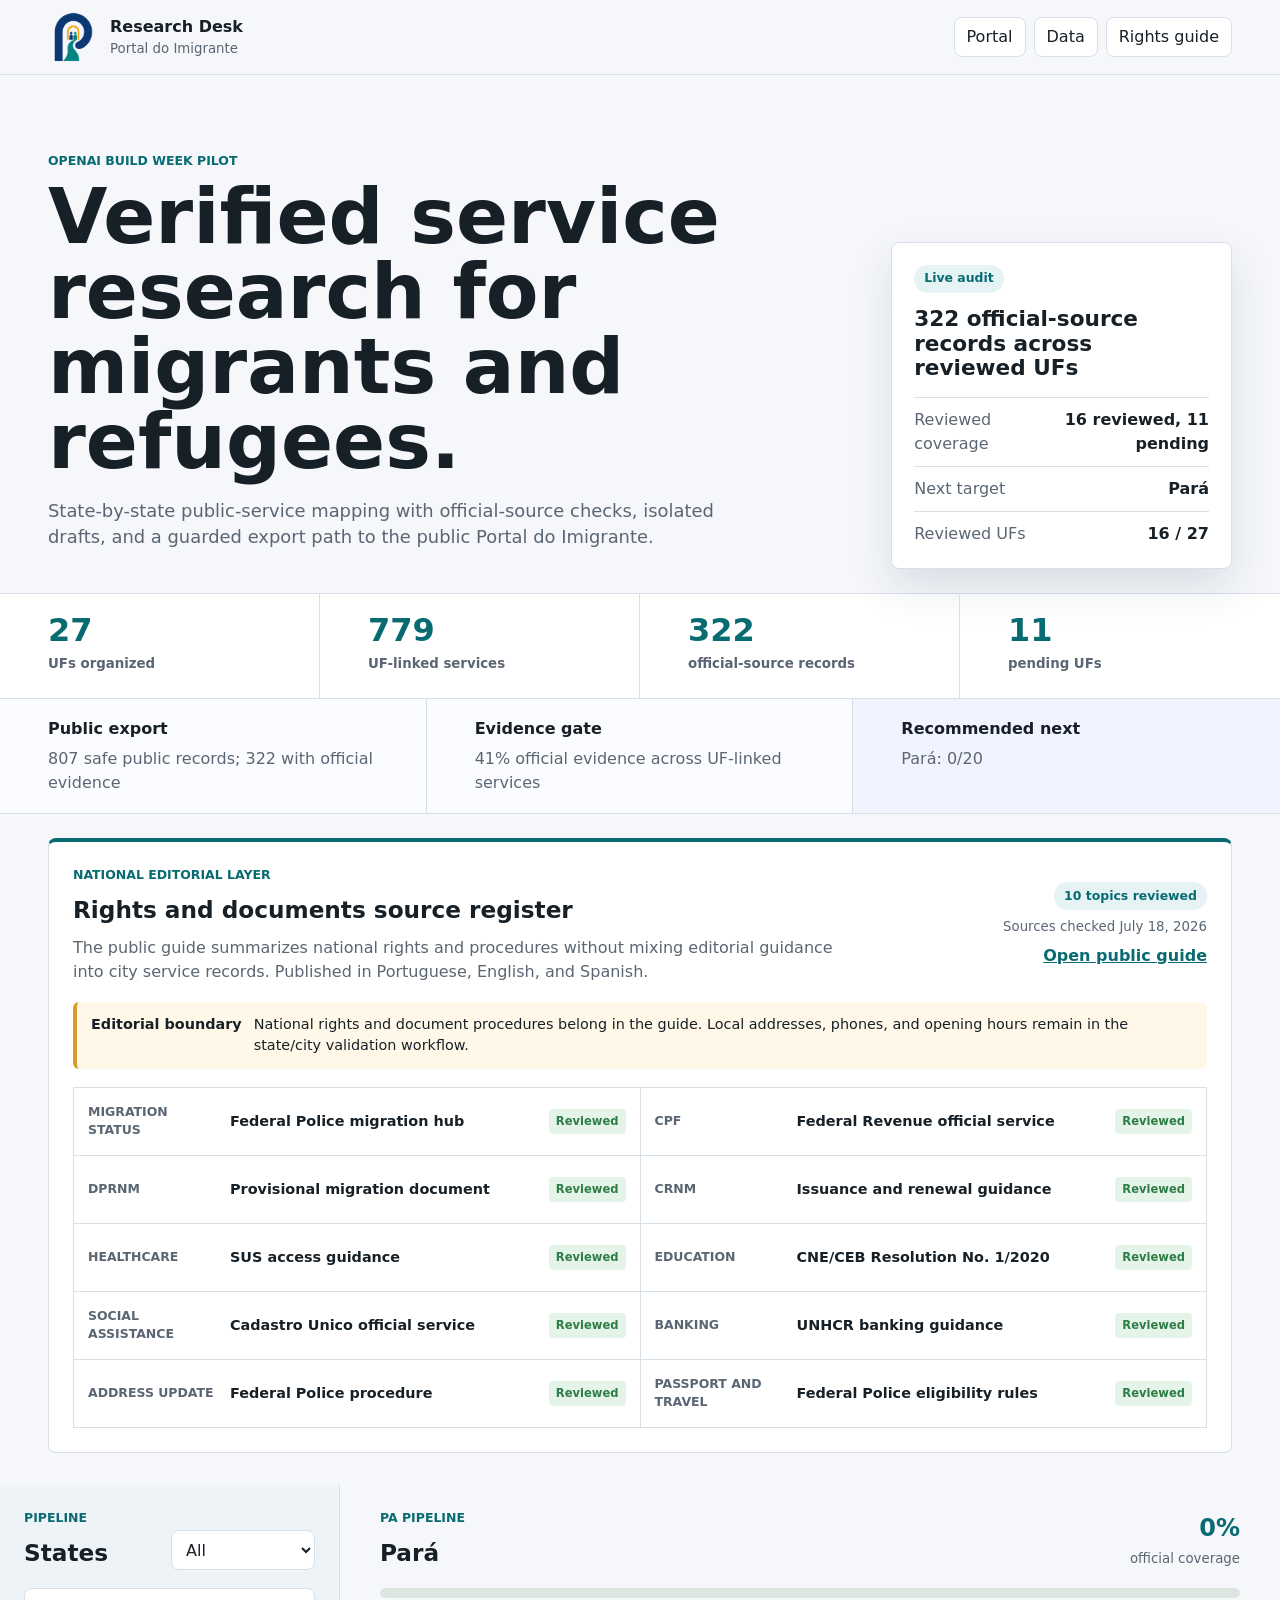
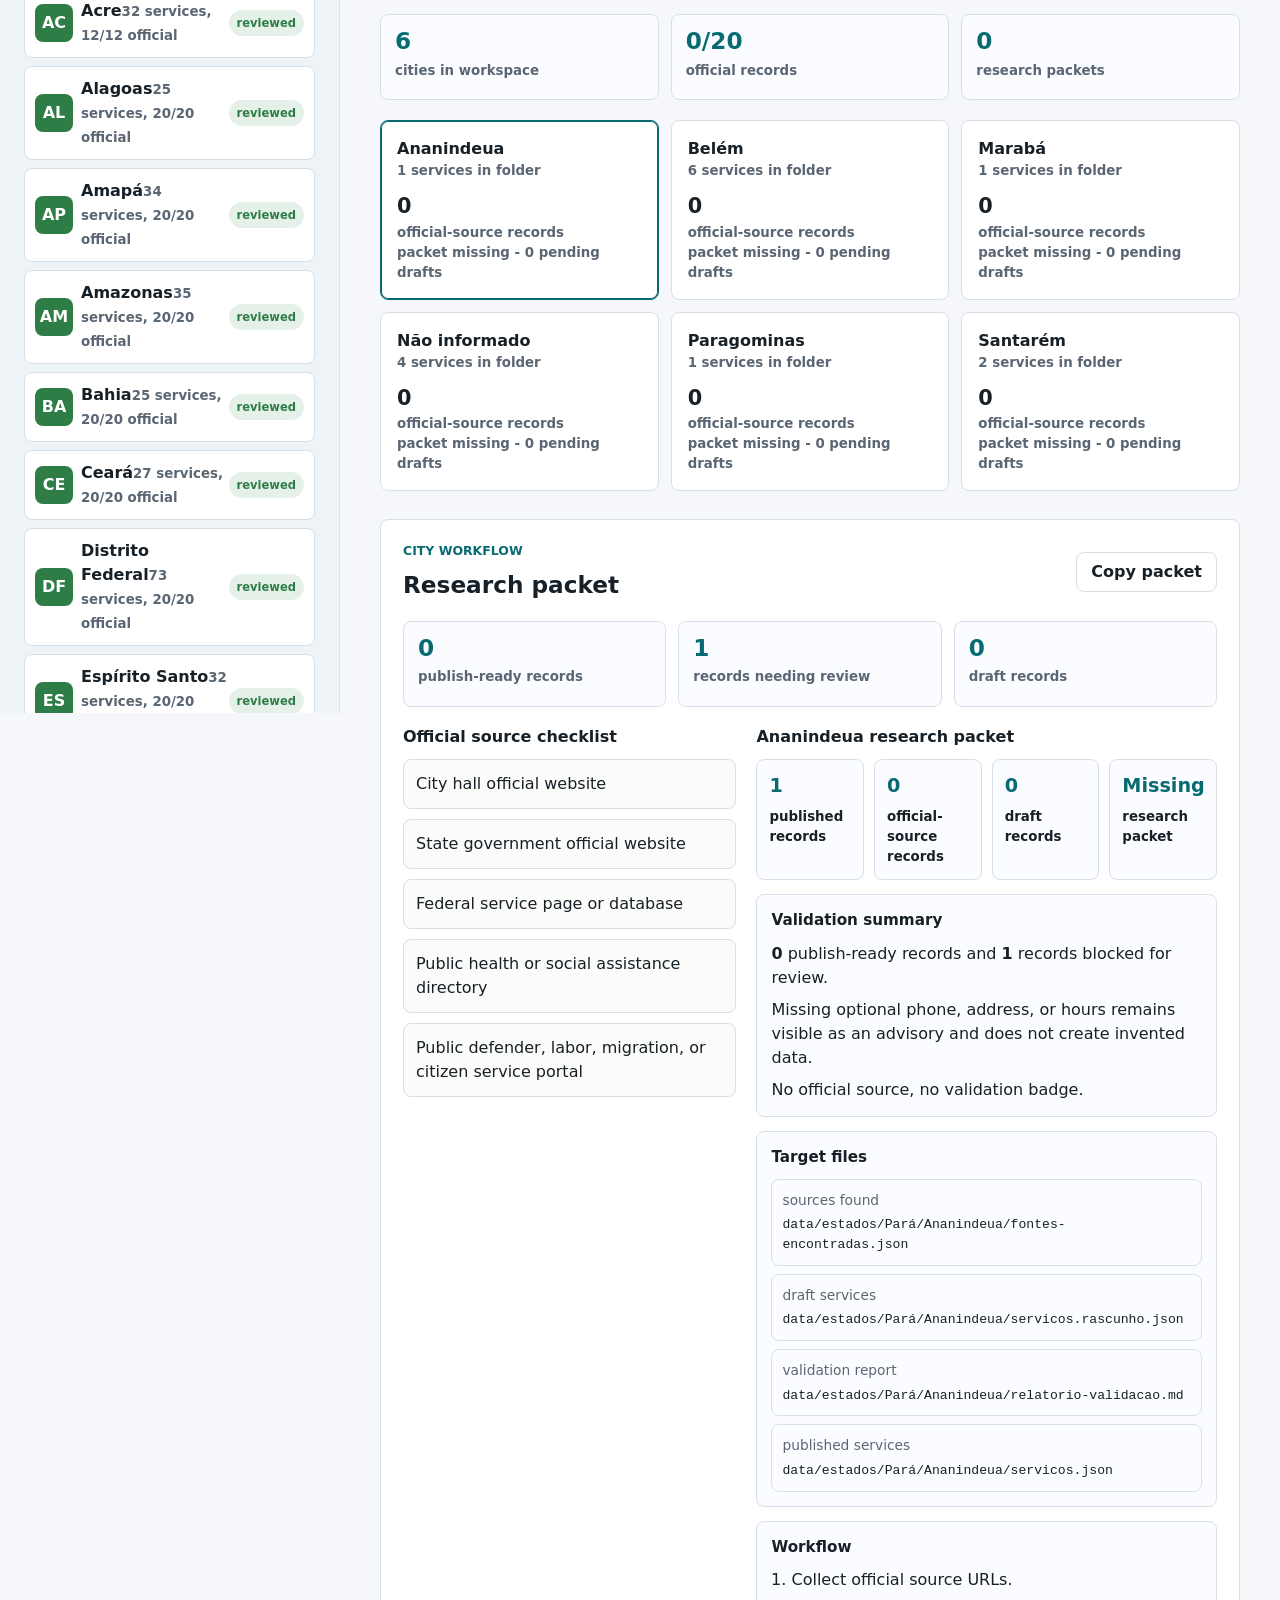
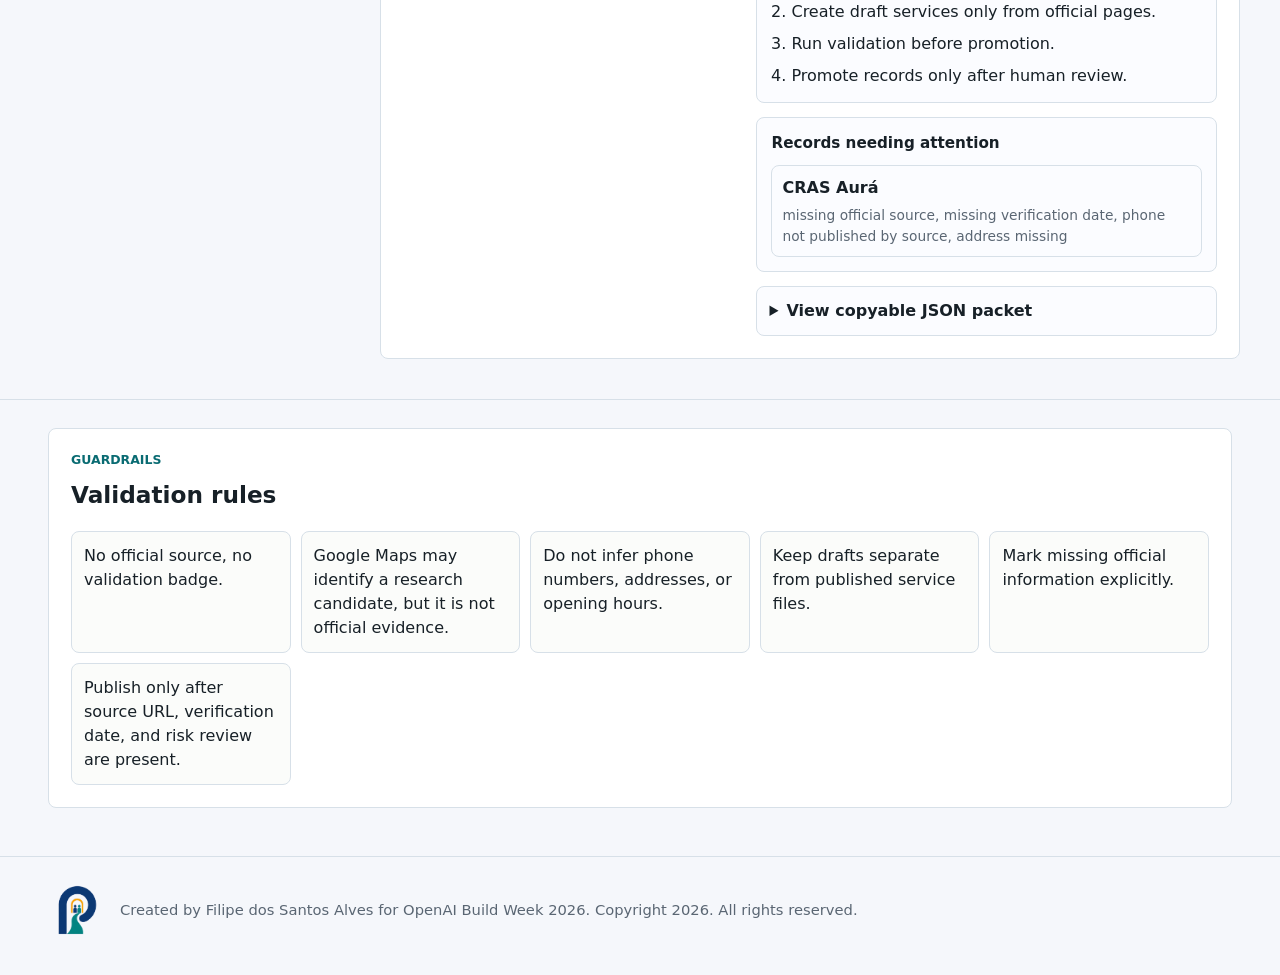
<file: research-desk/index.html>
<!doctype html>
<html lang="en">
<head>
  <meta charset="utf-8">
  <meta name="viewport" content="width=device-width,initial-scale=1">
  <meta name="description" content="Research Desk for conservative validation of public services for migrants and refugees in Brazil.">
  <meta name="referrer" content="no-referrer">
  <meta http-equiv="Content-Security-Policy" content="default-src 'none'; base-uri 'self'; form-action 'self'; script-src 'self'; style-src 'self'; img-src 'self' data:; font-src 'self'; connect-src 'self'; manifest-src 'self'; worker-src 'self'; object-src 'none'; frame-src 'none'; child-src 'none'; media-src 'none'; upgrade-insecure-requests">
  <title>Portal do Imigrante Research Desk</title>
  <link rel="icon" type="image/png" href="../assets/logo.png">
  <link rel="stylesheet" href="styles.css">
  <link rel="stylesheet" href="../assets/brand.css">
</head>
<body>
  <a class="skip-link" href="#main-content">Skip to content</a>
  <header class="topbar">
    <a class="brand" href="../index.html" aria-label="Open Portal do Imigrante">
      <span class="brand-mark" aria-hidden="true"><img class="brand-logo" src="../assets/logo.png" alt=""></span>
      <span>
        <strong>Research Desk</strong>
        <small>Portal do Imigrante</small>
      </span>
    </a>
    <nav class="top-actions" aria-label="Shortcuts">
      <a href="../index.html">Portal</a>
      <a href="../data/">Data</a>
      <a href="../guia/index.html">Rights guide</a>
    </nav>
  </header>

  <main id="main-content">
    <section class="hero" aria-labelledby="heroTitle">
      <div class="hero-copy">
        <p class="eyebrow">OpenAI Build Week pilot</p>
        <h1 id="heroTitle">Verified service research for migrants and refugees.</h1>
        <p class="lead">State-by-state public-service mapping with official-source checks, isolated drafts, and a guarded export path to the public Portal do Imigrante.</p>
      </div>
      <div class="hero-panel" aria-label="Project summary">
        <span class="status-pill">Live audit</span>
        <strong id="pilotHeadline">Loading research status</strong>
        <dl class="audit-list">
          <div>
            <dt>Reviewed coverage</dt>
            <dd id="pilotState">--</dd>
          </div>
          <div>
            <dt>Next target</dt>
            <dd id="nextState">--</dd>
          </div>
          <div>
            <dt>Reviewed UFs</dt>
            <dd id="reviewedUnits">--</dd>
          </div>
        </dl>
      </div>
    </section>

    <section class="metrics" aria-label="Metrics">
      <div>
        <span id="metricStates">--</span>
        <small>UFs organized</small>
      </div>
      <div>
        <span id="metricServices">--</span>
        <small>UF-linked services</small>
      </div>
      <div>
        <span id="metricOfficial">--</span>
        <small>official-source records</small>
      </div>
      <div>
        <span id="metricPending">--</span>
        <small>pending UFs</small>
      </div>
    </section>

    <section class="audit-strip" aria-label="Operational validation">
      <div class="audit-tile">
        <strong>Public export</strong>
        <span id="exportStatus">--</span>
      </div>
      <div class="audit-tile">
        <strong>Evidence gate</strong>
        <span id="evidenceStatus">--</span>
      </div>
      <div class="audit-tile accent">
        <strong>Recommended next</strong>
        <span id="nextTarget">--</span>
      </div>
    </section>

    <section class="guidance-audit" aria-labelledby="guidanceTitle">
      <div class="section-head guidance-head">
        <div>
          <p class="eyebrow">National editorial layer</p>
          <h2 id="guidanceTitle">Rights and documents source register</h2>
          <p class="guidance-lead">The public guide summarizes national rights and procedures without mixing editorial guidance into city service records. Published in Portuguese, English, and Spanish.</p>
        </div>
        <div class="guidance-status">
          <span class="status-pill">10 topics reviewed</span>
          <small>Sources checked July 18, 2026</small>
          <a href="../guia/index.html">Open public guide</a>
        </div>
      </div>

      <div class="guidance-warning" role="note">
        <strong>Editorial boundary</strong>
        <span>National rights and document procedures belong in the guide. Local addresses, phones, and opening hours remain in the state/city validation workflow.</span>
      </div>

      <div class="guidance-grid">
        <a href="https://www.gov.br/pf/pt-br/assuntos/imigracao/estrangeiro" target="_blank" rel="noopener noreferrer"><span>Migration status</span><b>Federal Police migration hub</b><em>Reviewed</em></a>
        <a href="https://www.gov.br/pt-br/servicos/inscrever-no-cpf" target="_blank" rel="noopener noreferrer"><span>CPF</span><b>Federal Revenue official service</b><em>Reviewed</em></a>
        <a href="https://www.gov.br/pt-br/servicos/obter-documento-provisorio-de-registro-nacional-migratorio" target="_blank" rel="noopener noreferrer"><span>DPRNM</span><b>Provisional migration document</b><em>Reviewed</em></a>
        <a href="https://help.unhcr.org/brazil/solicitacao-da-condicao-de-refugiado/como-solicitar-a-minha-crnm/" target="_blank" rel="noopener noreferrer"><span>CRNM</span><b>Issuance and renewal guidance</b><em>Reviewed</em></a>
        <a href="https://www.gov.br/saude/pt-br/composicao/saps/equidade-em-saude/migrantes-refugiadas-e-apatridas" target="_blank" rel="noopener noreferrer"><span>Healthcare</span><b>SUS access guidance</b><em>Reviewed</em></a>
        <a href="https://www.in.gov.br/en/web/dou/-/resolucao-n-1-de-13-de-novembro-de-2020-288317152" target="_blank" rel="noopener noreferrer"><span>Education</span><b>CNE/CEB Resolution No. 1/2020</b><em>Reviewed</em></a>
        <a href="https://www.gov.br/pt-br/servicos/inscrever-se-no-cadastro-unico-para-programas-sociais-do-governo-federal" target="_blank" rel="noopener noreferrer"><span>Social assistance</span><b>Cadastro Unico official service</b><em>Reviewed</em></a>
        <a href="https://help.unhcr.org/brazil/trabalho-e-renda/servicos-bancarios/" target="_blank" rel="noopener noreferrer"><span>Banking</span><b>UNHCR banking guidance</b><em>Reviewed</em></a>
        <a href="https://www.gov.br/pf/pt-br/assuntos/imigracao/duvidas-frequentes/autorizacao-de-residencia-e-registro-nacional-migratorio-rnm/sou-imigrante-registrado-na-policia" target="_blank" rel="noopener noreferrer"><span>Address update</span><b>Federal Police procedure</b><em>Reviewed</em></a>
        <a href="https://www.gov.br/pf/pt-br/assuntos/passaporte/documentacao/lista-estrangeiros" target="_blank" rel="noopener noreferrer"><span>Passport and travel</span><b>Federal Police eligibility rules</b><em>Reviewed</em></a>
      </div>
    </section>

    <section class="workspace">
      <aside class="state-list" aria-label="States">
        <div class="section-head compact">
          <div>
            <p class="eyebrow">Pipeline</p>
            <h2>States</h2>
          </div>
          <select id="statusFilter" aria-label="Filter states">
            <option value="all">All</option>
            <option value="pending">Pending</option>
            <option value="reviewed">Reviewed</option>
          </select>
        </div>
        <div id="stateButtons" class="state-buttons"></div>
      </aside>

      <section class="detail" aria-live="polite">
        <div class="section-head">
          <div>
            <p class="eyebrow" id="selectedUf">--</p>
            <h2 id="selectedState">Select a state</h2>
          </div>
          <div class="progress-label">
            <span id="stateProgress">0%</span>
            <small>official coverage</small>
          </div>
        </div>

        <div class="progress-track" aria-hidden="true">
          <span id="progressBar"></span>
        </div>

        <div class="state-insights" aria-label="Selected state summary">
          <div>
            <span id="stateCityCount">--</span>
            <small>cities in workspace</small>
          </div>
          <div>
            <span id="stateOfficialCount">--</span>
            <small>official records</small>
          </div>
          <div>
            <span id="statePacketCount">--</span>
            <small>research packets</small>
          </div>
        </div>

        <div class="city-grid" id="cityGrid"></div>

        <section class="research-flow" aria-labelledby="flowTitle">
          <div class="section-head">
            <div>
              <p class="eyebrow">City workflow</p>
              <h2 id="flowTitle">Research packet</h2>
            </div>
            <button id="copyPacket" type="button">Copy packet</button>
          </div>

          <div class="packet-summary" aria-label="City validation summary">
            <div>
              <span id="cityReady">--</span>
              <small>publish-ready records</small>
            </div>
            <div>
              <span id="cityReview">--</span>
              <small>records needing review</small>
            </div>
            <div>
              <span id="cityDrafts">--</span>
              <small>draft records</small>
            </div>
          </div>

          <div class="flow-layout">
            <div class="checklist">
              <h3>Official source checklist</h3>
              <ul id="sourceChecklist"></ul>
            </div>
            <div class="report">
              <h3 id="packetTitle">Choose a city</h3>
              <div id="packetOutput" class="packet-report"></div>
            </div>
          </div>
        </section>
      </section>
    </section>

    <section class="rules" aria-labelledby="rulesTitle">
      <div class="section-head">
        <div>
          <p class="eyebrow">Guardrails</p>
          <h2 id="rulesTitle">Validation rules</h2>
        </div>
      </div>
      <div id="ruleList" class="rule-list"></div>
    </section>
  </main>

  <footer class="site-credit footer-brand">
    <img class="footer-logo" src="../assets/logo.png" alt="">
    <span>Created by Filipe dos Santos Alves for OpenAI Build Week 2026. Copyright 2026. All rights reserved.</span>
  </footer>

  <div class="toast" id="toast" role="status" aria-live="polite"></div>

  <script src="data.js"></script>
  <script src="app.js"></script>
</body>
</html>
</file>
<file: styles.css>
:root{--navy:#123c69;--navy-deep:#082947;--teal:#087f75;--teal-dark:#05635c;--coral:#d64545;--amber:#f2b84b;--ink:#18212f;--muted:#5b6675;--paper:#fff;--wash:#f3f7f8;--line:#d7e1e5;--focus:#ffbf47;--radius:18px;--shadow:0 14px 35px rgba(8,41,71,.1);--font-size:16px}*{box-sizing:border-box}html{scroll-behavior:smooth;font-size:var(--font-size)}body{margin:0;font-family:Inter,ui-sans-serif,system-ui,-apple-system,"Segoe UI",sans-serif;color:var(--ink);background:var(--paper);line-height:1.55}a{color:inherit}button,input,select{font:inherit}button{cursor:pointer}.wrap{width:min(1160px,calc(100% - 32px));margin-inline:auto}.skip-link{position:fixed;z-index:9999;top:8px;left:8px;transform:translateY(-150%);background:var(--focus);color:#111;padding:10px 14px;border-radius:10px;font-weight:800}.skip-link:focus{transform:none}:focus-visible{outline:3px solid var(--focus);outline-offset:3px}.site-header{position:sticky;top:0;z-index:100;background:rgba(255,255,255,.96);border-bottom:1px solid var(--line);backdrop-filter:blur(14px)}.header-row{min-height:72px;display:flex;align-items:center;justify-content:space-between;gap:18px}.brand{display:flex;align-items:center;gap:11px;text-decoration:none}.brand-mark{width:45px;height:45px;border-radius:14px;display:grid;place-items:center;background:var(--navy);color:#fff;font-weight:900}.brand strong,.brand small{display:block}.brand strong{font-size:1.02rem}.brand small{color:var(--muted);font-size:.76rem}.header-actions,.language{display:flex;align-items:center;gap:7px}.chip,.icon-button{border:1px solid var(--line);background:#fff;color:var(--ink);border-radius:999px;padding:8px 11px;font-weight:800;font-size:.82rem}.chip.active{background:var(--navy);border-color:var(--navy);color:#fff}.emergency-bar{background:#fff1f1;border-bottom:1px solid #f2caca;color:#612020}.emergency-row{min-height:54px;display:flex;align-items:center;gap:12px;overflow-x:auto;padding-block:7px}.emergency-row>strong{white-space:nowrap}.emergency-row a{display:flex;align-items:center;gap:7px;white-space:nowrap;text-decoration:none;background:#fff;border:1px solid #efc1c1;border-radius:999px;padding:6px 10px}.emergency-row b{color:#a92020}.hero{background:linear-gradient(120deg,var(--navy-deep),var(--navy) 62%,var(--teal));color:#fff;position:relative;overflow:hidden}.hero:after{content:"";position:absolute;width:420px;height:420px;border:80px solid rgba(255,255,255,.06);border-radius:50%;right:-160px;bottom:-230px}.hero-grid{display:grid;grid-template-columns:1.35fr .65fr;gap:48px;align-items:center;padding-block:68px;position:relative;z-index:1}.eyebrow,.kicker{font-size:.75rem;letter-spacing:.08em;text-transform:uppercase;font-weight:900}.eyebrow{display:inline-flex;padding:6px 10px;border-radius:999px;background:rgba(255,255,255,.12);border:1px solid rgba(255,255,255,.25)}h1{font-size:clamp(2.4rem,5vw,4.6rem);line-height:.98;letter-spacing:-.055em;max-width:850px;margin:20px 0 18px}h2{font-size:clamp(1.65rem,3vw,2.4rem);line-height:1.1;letter-spacing:-.035em;margin:4px 0 6px}.hero p{font-size:1.12rem;max-width:680px;color:#e5f2f3}.hero-actions{display:flex;gap:10px;flex-wrap:wrap;margin-top:25px}.button{border:0;border-radius:13px;min-height:48px;padding:12px 17px;text-decoration:none;font-weight:900;display:inline-flex;align-items:center;justify-content:center}.button.primary{background:var(--teal);color:#fff}.hero .button.primary{background:#fff;color:var(--navy-deep)}.button.secondary{background:transparent;color:#fff;border:1px solid rgba(255,255,255,.5)}.safety-card{background:rgba(255,255,255,.11);border:1px solid rgba(255,255,255,.25);padding:22px;border-radius:var(--radius);display:flex;gap:14px}.safety-card p{font-size:.94rem;margin:4px 0 0;color:#eff8f8}.safety-icon{flex:0 0 auto;width:35px;height:35px;border-radius:50%;display:grid;place-items:center;background:#fff;color:var(--teal-dark);font-weight:900}.trust{display:grid;grid-template-columns:repeat(3,1fr);gap:12px;margin-top:-22px;position:relative;z-index:3}.trust article{display:grid;gap:3px;padding:18px;background:#fff;border:1px solid var(--line);box-shadow:var(--shadow);border-radius:var(--radius)}.trust span,.muted{color:var(--muted)}.trust span{font-size:.88rem}.section{padding-block:58px}.section-heading{display:flex;align-items:end;justify-content:space-between;gap:20px;margin-bottom:20px}.kicker{color:var(--teal-dark)}.text-button{border:0;background:transparent;color:var(--navy);font-weight:850;text-decoration:underline;text-underline-offset:3px}.steps{display:grid;grid-template-columns:repeat(3,1fr);gap:13px}.step{padding:20px;border:1px solid var(--line);border-radius:var(--radius);background:#fff;box-shadow:0 8px 24px rgba(8,41,71,.07);position:relative}.step-top{display:flex;justify-content:space-between;gap:12px}.step-number{width:34px;height:34px;border-radius:11px;display:grid;place-items:center;background:var(--navy);color:#fff;font-weight:900}.step-icon{font-size:1.45rem}.step h3{margin:14px 0 7px}.step p{color:var(--muted);font-size:.91rem;min-height:44px}.step label{display:flex;align-items:center;gap:8px;color:var(--teal-dark);font-weight:850}.step input{width:20px;height:20px}.step.done{background:#edfaf7;border-color:#77c9bd}.search-section{background:var(--wash);border-block:1px solid var(--line)}.base-badge{display:flex;align-items:baseline;gap:7px;background:#fff;border:1px solid var(--line);padding:11px 14px;border-radius:14px}.base-badge b{font-size:1.35rem;color:var(--navy)}.base-badge span{font-size:.82rem;color:var(--muted)}.search-panel{background:#fff;border:1px solid var(--line);box-shadow:var(--shadow);border-radius:var(--radius);padding:16px;display:grid;grid-template-columns:1.35fr repeat(4,.72fr) auto;gap:10px;align-items:end}.field{display:grid;gap:5px;min-width:0}.field span{font-size:.77rem;font-weight:850;color:var(--muted)}.field input,.field select{width:100%;min-height:48px;border:1px solid #bfcdd3;border-radius:12px;background:#fff;color:var(--ink);padding:10px}.search-button{min-width:90px}.filter-summary{display:flex;align-items:center;justify-content:space-between;gap:12px;padding-block:18px}.service-grid{display:grid;grid-template-columns:repeat(2,1fr);gap:14px}.service-card{background:#fff;border:1px solid var(--line);border-radius:var(--radius);padding:19px;display:flex;flex-direction:column;gap:13px}.service-card header{display:flex;justify-content:space-between;gap:12px}.service-card h3{font-size:1.08rem;margin:0}.location{color:var(--muted);font-size:.86rem;margin-top:3px}.tag{display:inline-flex;align-self:flex-start;border-radius:999px;padding:5px 8px;background:#e8f1f6;color:var(--navy);font-size:.72rem;font-weight:900;white-space:nowrap}.warning{border-left:4px solid var(--amber);background:#fff8e8;padding:10px 11px;border-radius:9px;font-size:.84rem}.meta{display:grid;gap:7px;font-size:.9rem}.meta div{display:grid;grid-template-columns:110px 1fr;gap:7px}.meta dt{font-weight:850}.meta dd{margin:0;color:#3c4857}.service-actions{display:flex;gap:8px;flex-wrap:wrap;margin-top:auto}.service-actions a,.service-actions button{min-height:42px;padding:9px 12px;border-radius:11px;border:1px solid var(--line);background:#fff;text-decoration:none;font-weight:850;color:var(--navy)}.service-actions .route{background:var(--navy);color:#fff;border-color:var(--navy)}.service-actions button.saved{background:#fff0bd;color:#5b4200;border-color:#e7c963}.service-note{font-size:.76rem;color:var(--muted);border-top:1px solid var(--line);padding-top:10px}.empty{grid-column:1/-1;text-align:center;padding:42px;border:1px dashed #aebdc4;border-radius:var(--radius);background:#fff}.pagination{display:flex;justify-content:center;gap:7px;margin-top:22px}.pagination button{min-width:42px;height:42px;border:1px solid var(--line);background:#fff;border-radius:10px;font-weight:850}.pagination button.active{background:var(--navy);color:#fff}.official-grid{display:grid;grid-template-columns:repeat(4,1fr);gap:12px}.official-grid a{display:flex;flex-direction:column;gap:8px;text-decoration:none;border:1px solid var(--line);border-top:4px solid var(--teal);border-radius:var(--radius);padding:18px;background:#fff}.official-grid span{color:var(--muted);font-size:.89rem;min-height:45px}.official-grid em{font-style:normal;color:var(--navy);font-weight:850;font-size:.86rem}.privacy{display:grid;grid-template-columns:.7fr 1.3fr;gap:50px;align-items:center;border-top:1px solid var(--line)}footer{background:var(--navy-deep);color:#fff;padding:35px 0}.footer-row{display:flex;justify-content:space-between;gap:25px}.footer-row p{color:#c8d8e3;margin:4px 0}.footer-row a{margin-left:18px}.toast{position:fixed;left:50%;bottom:22px;z-index:999;transform:translate(-50%,25px);opacity:0;pointer-events:none;background:#111;color:#fff;border-radius:12px;padding:11px 15px;transition:.2s}.toast.show{opacity:1;transform:translate(-50%,0)}body.contrast{--paper:#000;--wash:#0d0d0d;--ink:#fff;--muted:#efefef;--line:#fff;--navy:#ffe600;--navy-deep:#000;--teal:#00f5c4;--teal-dark:#00f5c4;background:#000}body.contrast .site-header,body.contrast .chip,body.contrast .icon-button,body.contrast .trust article,body.contrast .step,body.contrast .search-panel,body.contrast .field input,body.contrast .field select,body.contrast .service-card,body.contrast .official-grid a,body.contrast .base-badge,body.contrast .pagination button{background:#000;color:#fff}body.contrast .button.primary,body.contrast .pagination button.active{color:#000}body.contrast .warning{background:#241d00}body.contrast .tag{background:#151515;color:#fff}@media(max-width:980px){.hero-grid{grid-template-columns:1fr}.trust,.steps{grid-template-columns:1fr 1fr}.search-panel{grid-template-columns:1fr 1fr 1fr}.field-wide{grid-column:1/-1}.service-grid{grid-template-columns:1fr}.official-grid{grid-template-columns:1fr 1fr}}@media(max-width:680px){.wrap{width:min(100% - 22px,1160px)}.header-row{align-items:flex-start;padding-block:10px}.brand small{display:none}.header-actions{justify-content:flex-end;flex-wrap:wrap}.icon-button{font-size:.75rem}.emergency-row>strong{display:none}.hero-grid{padding-block:46px}.trust,.steps,.search-panel,.official-grid,.privacy{grid-template-columns:1fr}.section{padding-block:42px}.section-heading{align-items:flex-start;flex-direction:column}.search-button{width:100%}.meta div{grid-template-columns:1fr;gap:0}.footer-row{flex-direction:column}.footer-row a{margin:0 14px 0 0}}@media(prefers-reduced-motion:reduce){*{scroll-behavior:auto!important;transition:none!important}}
</file>
<file: steps.css>
.steps {
  align-items: start;
}

.step {
  min-width: 0;
}

.step-actions {
  display: grid;
  gap: 8px;
  margin-top: 14px;
}

.step-actions .text-button {
  min-height: 38px;
  padding: 6px 0;
  text-align: left;
}

.step-explain-button {
  width: 100%;
  min-height: 44px;
  display: flex;
  align-items: center;
  justify-content: space-between;
  gap: 12px;
  padding: 10px 12px;
  border: 1px solid #afc3ce;
  border-radius: 8px;
  background: #fff;
  color: var(--navy);
  font-weight: 850;
  text-align: left;
}

.step-explain-button:hover {
  background: var(--wash);
}

.step-explain-button b {
  width: 24px;
  height: 24px;
  flex: 0 0 24px;
  display: grid;
  place-items: center;
  border-radius: 50%;
  background: var(--navy);
  color: #fff;
  font-size: 1rem;
}

.step-detail {
  display: grid;
  gap: 12px;
  margin-top: 14px;
  padding: 14px;
  border-left: 4px solid var(--teal);
  border-radius: 6px;
  background: var(--wash);
}

.step-detail[hidden] {
  display: none;
}

.step-detail strong {
  display: block;
  color: var(--navy);
  font-size: .79rem;
  text-transform: uppercase;
}

.step-detail p {
  min-height: 0;
  margin: 3px 0 0;
  color: #3c4857;
  font-size: .86rem;
}

.step-detail .step-attention {
  padding-top: 10px;
  border-top: 1px solid var(--line);
}

.step-detail .step-attention strong {
  color: #8a4d00;
}

body.contrast .step-explain-button,
body.contrast .step-detail {
  border-color: #fff;
  background: #000;
  color: #fff;
}

body.contrast .step-explain-button b {
  background: #ffe600;
  color: #000;
}

body.contrast .step-detail p {
  color: #fff;
}

body.contrast .step-detail .step-attention strong {
  color: #ffe600;
}
</file>
<file: language.css>
.language {
  display: inline-flex;
  align-items: center;
  gap: 3px;
  padding: 3px;
  border: 1px solid var(--line);
  border-radius: 10px;
  background: var(--wash);
}

.language .chip {
  display: inline-flex;
  align-items: center;
  justify-content: center;
  gap: 5px;
  min-width: 54px;
  min-height: 34px;
  padding: 5px 7px;
  border: 0;
  border-radius: 7px;
  line-height: 1;
}

.language-flag {
  display: block;
  width: 20px;
  height: 14px;
  flex: 0 0 20px;
  border-radius: 2px;
  object-fit: cover;
  box-shadow: 0 0 0 1px rgba(8, 41, 71, 0.18);
}

.language .chip > span {
  line-height: 1;
}

@media (max-width: 680px) {
  .header-row {
    align-items: stretch;
    flex-direction: column;
  }

  .header-actions,
  .language {
    width: 100%;
  }

  .header-actions {
    justify-content: flex-start;
  }

  .language .chip {
    flex: 1;
    min-width: 0;
    min-height: 38px;
  }
}
</file>
<file: assets/brand.css>
.brand-mark {
  width: 50px;
  height: 50px;
  flex: 0 0 50px;
  display: grid;
  place-items: center;
  overflow: hidden;
  border: 0;
  border-radius: 8px;
  background: transparent;
}

.brand-logo {
  display: block;
  width: 100%;
  height: 100%;
  object-fit: contain;
  transform: scale(1.16);
  transform-origin: center;
}

.footer-brand {
  display: flex;
  align-items: center;
  gap: 14px;
  text-align: left;
}

.footer-logo {
  display: block;
  width: 58px;
  height: 58px;
  flex: 0 0 58px;
  object-fit: contain;
}

.footer-brand > div {
  min-width: 0;
}

@media (max-width: 680px) {
  .brand-mark {
    width: 44px;
    height: 44px;
    flex-basis: 44px;
  }

  .footer-brand {
    align-items: flex-start;
  }

  .footer-logo {
    width: 50px;
    height: 50px;
    flex-basis: 50px;
  }
}
</file>
<file: research-desk/styles.css>
:root {
  color-scheme: light;
  --bg: #f5f7fb;
  --surface: #ffffff;
  --surface-2: #eef3f7;
  --ink: #172027;
  --muted: #5a6673;
  --line: #d7e0e8;
  --teal: #096b72;
  --green: #2f7d46;
  --amber: #a45c14;
  --red: #a33b36;
  --blue: #285f96;
  --violet: #5b5bd6;
  --shadow: 0 18px 44px rgba(28, 42, 58, 0.12);
}

* {
  box-sizing: border-box;
}

html {
  scroll-behavior: smooth;
}

body {
  margin: 0;
  min-width: 320px;
  background: var(--bg);
  color: var(--ink);
  font-family: Inter, ui-sans-serif, system-ui, -apple-system, BlinkMacSystemFont, "Segoe UI", sans-serif;
  line-height: 1.5;
}

a {
  color: inherit;
}

.skip-link {
  position: fixed;
  top: 8px;
  left: 8px;
  z-index: 100;
  padding: 10px 14px;
  border-radius: 8px;
  background: #ffbf47;
  color: #111;
  font-weight: 800;
  transform: translateY(-160%);
}

.skip-link:focus {
  transform: none;
}

:focus-visible {
  outline: 3px solid #ffbf47;
  outline-offset: 3px;
}

button,
select {
  font: inherit;
}

.topbar {
  position: sticky;
  top: 0;
  z-index: 20;
  display: flex;
  align-items: center;
  justify-content: space-between;
  gap: 16px;
  min-height: 72px;
  padding: 12px clamp(16px, 4vw, 48px);
  border-bottom: 1px solid var(--line);
  background: rgba(245, 247, 251, 0.94);
  backdrop-filter: blur(12px);
}

.brand {
  display: inline-flex;
  align-items: center;
  gap: 12px;
  text-decoration: none;
}

.brand-mark {
  display: grid;
  place-items: center;
  width: 42px;
  height: 42px;
  border-radius: 8px;
  background: #fff;
  border: 1px solid var(--line);
  color: #fff;
  font-weight: 800;
  overflow: hidden;
}

.brand-logo {
  width: 100%;
  height: 100%;
  object-fit: contain;
  transform: scale(1.3);
}

.brand strong,
.brand small {
  display: block;
}

.brand small,
.lead,
.progress-label small,
.metrics small,
.audit-list dt,
.audit-tile span,
.city-card small,
.state-button small,
.state-insights small,
.packet-summary small,
.risk-list,
.source-list {
  color: var(--muted);
}

.top-actions {
  display: flex;
  gap: 8px;
}

.top-actions a,
button,
select {
  min-height: 40px;
  border: 1px solid var(--line);
  border-radius: 8px;
  background: var(--surface);
  color: var(--ink);
}

.top-actions a {
  display: inline-flex;
  align-items: center;
  padding: 0 12px;
  text-decoration: none;
}

.guidance-audit {
  margin: 24px clamp(16px, 4vw, 48px) 32px;
  padding: 24px;
  border: 1px solid var(--line);
  border-top: 4px solid var(--teal);
  border-radius: 8px;
  background: var(--surface);
}

.guidance-head {
  align-items: flex-start;
  margin-bottom: 18px;
}

.guidance-lead {
  max-width: 780px;
  margin: 8px 0 0;
  color: var(--muted);
}

.guidance-status {
  min-width: 210px;
  display: grid;
  justify-items: end;
  gap: 7px;
}

.guidance-status small {
  color: var(--muted);
}

.guidance-status a {
  color: var(--teal);
  font-weight: 800;
}

.guidance-warning {
  display: grid;
  grid-template-columns: auto 1fr;
  gap: 12px;
  padding: 12px 14px;
  border-left: 4px solid #d99b2b;
  border-radius: 6px;
  background: #fff8e8;
  font-size: .9rem;
}

.guidance-grid {
  display: grid;
  grid-template-columns: repeat(2, minmax(0, 1fr));
  margin-top: 18px;
  border-top: 1px solid var(--line);
  border-left: 1px solid var(--line);
}

.guidance-grid a {
  min-width: 0;
  display: grid;
  grid-template-columns: 130px minmax(0, 1fr) auto;
  align-items: center;
  gap: 12px;
  min-height: 68px;
  padding: 12px 14px;
  border-right: 1px solid var(--line);
  border-bottom: 1px solid var(--line);
  text-decoration: none;
}

.guidance-grid a:hover {
  background: var(--surface-2);
}

.guidance-grid span {
  color: var(--muted);
  font-size: .78rem;
  font-weight: 800;
  text-transform: uppercase;
}

.guidance-grid b {
  min-width: 0;
  font-size: .9rem;
}

.guidance-grid em {
  padding: 4px 7px;
  border-radius: 4px;
  background: #e5f4e9;
  color: var(--green);
  font-size: .72rem;
  font-style: normal;
  font-weight: 850;
}

@media (max-width: 820px) {
  .guidance-grid {
    grid-template-columns: 1fr;
  }

  .guidance-status {
    min-width: 0;
    justify-items: start;
  }
}

@media (max-width: 560px) {
  .top-actions {
    width: 100%;
    overflow-x: auto;
  }

  .top-actions a {
    flex: 0 0 auto;
  }

  .guidance-audit {
    padding: 18px;
  }

  .guidance-warning,
  .guidance-grid a {
    grid-template-columns: 1fr;
  }

  .guidance-grid a {
    gap: 5px;
  }

  .guidance-grid em {
    justify-self: start;
  }
}

button {
  cursor: pointer;
  padding: 0 14px;
  font-weight: 700;
}

button:hover,
.top-actions a:hover {
  border-color: var(--teal);
}

select {
  padding: 0 34px 0 10px;
}

main {
  width: min(1440px, 100%);
  margin: 0 auto;
}

.hero {
  display: grid;
  grid-template-columns: minmax(0, 1.4fr) minmax(280px, 0.6fr);
  gap: clamp(20px, 4vw, 48px);
  padding: clamp(32px, 6vw, 80px) clamp(16px, 4vw, 48px) 24px;
}

.hero-copy {
  align-self: end;
}

.eyebrow {
  margin: 0 0 8px;
  color: var(--teal);
  font-size: 0.78rem;
  font-weight: 800;
  letter-spacing: 0;
  text-transform: uppercase;
}

h1,
h2,
h3,
p {
  margin-top: 0;
}

h1 {
  max-width: 820px;
  margin-bottom: 18px;
  font-size: clamp(2.2rem, 6vw, 5.2rem);
  line-height: 0.98;
  letter-spacing: 0;
}

h2 {
  margin-bottom: 0;
  font-size: 1.45rem;
  letter-spacing: 0;
}

h3 {
  margin-bottom: 10px;
  font-size: 1rem;
}

.lead {
  max-width: 720px;
  font-size: 1.12rem;
}

.hero-panel {
  align-self: end;
  padding: 22px;
  border: 1px solid var(--line);
  border-radius: 8px;
  background: var(--surface);
  box-shadow: var(--shadow);
}

.hero-panel strong {
  display: block;
  margin: 14px 0 8px;
  font-size: 1.35rem;
  line-height: 1.15;
}

.audit-list {
  display: grid;
  gap: 10px;
  margin: 16px 0 0;
}

.audit-list div {
  display: flex;
  justify-content: space-between;
  gap: 12px;
  padding-top: 10px;
  border-top: 1px solid var(--line);
}

.audit-list dt,
.audit-list dd {
  margin: 0;
}

.audit-list dd {
  font-weight: 850;
  text-align: right;
}

.status-pill {
  display: inline-flex;
  align-items: center;
  min-height: 28px;
  padding: 0 10px;
  border-radius: 999px;
  background: #e6f3f4;
  color: var(--teal);
  font-size: 0.78rem;
  font-weight: 800;
}

.metrics {
  display: grid;
  grid-template-columns: repeat(4, minmax(0, 1fr));
  border-top: 1px solid var(--line);
  border-bottom: 1px solid var(--line);
  background: var(--surface);
}

.audit-strip {
  display: grid;
  grid-template-columns: 1fr 1fr 1fr;
  gap: 0;
  border-bottom: 1px solid var(--line);
  background: #fbfcff;
}

.audit-tile {
  min-height: 86px;
  padding: 18px clamp(16px, 4vw, 48px);
  border-right: 1px solid var(--line);
}

.audit-tile:last-child {
  border-right: 0;
}

.audit-tile strong,
.audit-tile span {
  display: block;
}

.audit-tile strong {
  margin-bottom: 6px;
}

.audit-tile.accent {
  background: #f1f4ff;
}

.metrics div {
  min-height: 104px;
  padding: 20px clamp(16px, 4vw, 48px);
  border-right: 1px solid var(--line);
}

.metrics div:last-child {
  border-right: 0;
}

.metrics span {
  display: block;
  color: var(--teal);
  font-size: 2rem;
  font-weight: 850;
  line-height: 1;
}

.metrics small {
  display: block;
  margin-top: 8px;
  font-weight: 700;
}

.workspace {
  display: grid;
  grid-template-columns: 340px minmax(0, 1fr);
  align-items: start;
  gap: 0;
  border-bottom: 1px solid var(--line);
}

.state-list {
  position: sticky;
  top: 72px;
  max-height: calc(100vh - 72px);
  overflow: auto;
  padding: 24px;
  border-right: 1px solid var(--line);
  background: var(--surface-2);
}

.section-head {
  display: flex;
  align-items: center;
  justify-content: space-between;
  gap: 16px;
  margin-bottom: 18px;
}

.section-head.compact {
  align-items: end;
}

.state-buttons {
  display: grid;
  gap: 8px;
}

.state-button {
  display: grid;
  grid-template-columns: 46px minmax(0, 1fr) auto;
  align-items: center;
  width: 100%;
  min-height: 64px;
  padding: 10px;
  text-align: left;
}

.state-button.active {
  border-color: var(--teal);
  background: #e7f3f4;
}

.state-button strong,
.city-card strong {
  overflow-wrap: anywhere;
}

.state-button .uf {
  display: grid;
  place-items: center;
  width: 38px;
  height: 38px;
  border-radius: 8px;
  background: var(--ink);
  color: #fff;
  font-weight: 850;
}

.state-button.reviewed .uf {
  background: var(--green);
}

.state-button.pending .uf {
  background: var(--amber);
}

.state-button.in-progress .uf {
  background: var(--blue);
}

.badge {
  display: inline-flex;
  align-items: center;
  min-height: 26px;
  padding: 0 8px;
  border-radius: 999px;
  background: #f1eee7;
  color: var(--amber);
  font-size: 0.72rem;
  font-weight: 850;
}

.badge.good {
  background: #e5f1e8;
  color: var(--green);
}

.badge.work {
  background: #e7eef6;
  color: var(--blue);
}

.detail {
  padding: 24px clamp(16px, 4vw, 40px) 40px;
}

.progress-label {
  min-width: 110px;
  text-align: right;
}

.progress-label span {
  display: block;
  color: var(--teal);
  font-size: 1.5rem;
  font-weight: 850;
}

.progress-track {
  height: 10px;
  overflow: hidden;
  border-radius: 999px;
  background: #dde5e0;
}

.progress-track span {
  display: block;
  width: 0;
  height: 100%;
  border-radius: inherit;
  background: linear-gradient(90deg, var(--teal), var(--green));
  transition: width 180ms ease;
}

.state-insights,
.packet-summary {
  display: grid;
  grid-template-columns: repeat(3, minmax(0, 1fr));
  gap: 12px;
}

.state-insights {
  margin: 16px 0 20px;
}

.packet-summary {
  margin-bottom: 18px;
}

.state-insights div,
.packet-summary div {
  min-height: 86px;
  padding: 14px;
  border: 1px solid var(--line);
  border-radius: 8px;
  background: #fbfcff;
}

.state-insights span,
.packet-summary span {
  display: block;
  color: var(--teal);
  font-size: 1.45rem;
  font-weight: 850;
  line-height: 1;
}

.state-insights small,
.packet-summary small {
  display: block;
  margin-top: 8px;
  font-weight: 700;
}

.city-grid {
  display: grid;
  grid-template-columns: repeat(3, minmax(0, 1fr));
  gap: 12px;
  margin: 20px 0 28px;
}

.city-card {
  min-height: 128px;
  padding: 16px;
  border: 1px solid var(--line);
  border-radius: 8px;
  background: var(--surface);
  text-align: left;
}

.city-card.active {
  border-color: var(--teal);
  box-shadow: inset 0 0 0 1px var(--teal);
}

.city-card strong,
.city-card span,
.city-card small {
  display: block;
}

.city-card span {
  margin-top: 10px;
  font-size: 1.3rem;
  font-weight: 850;
}

.research-flow,
.rules {
  padding: 22px;
  border: 1px solid var(--line);
  border-radius: 8px;
  background: var(--surface);
}

.flow-layout {
  display: grid;
  grid-template-columns: minmax(260px, 0.42fr) minmax(0, 0.58fr);
  gap: 20px;
}

.checklist ul,
.rule-list {
  display: grid;
  gap: 10px;
  margin: 0;
  padding: 0;
  list-style: none;
}

.checklist li,
.rule-list div {
  padding: 12px;
  border: 1px solid var(--line);
  border-radius: 8px;
  background: #fbfcfa;
}

pre {
  min-height: 320px;
  max-height: 520px;
  margin: 0;
  overflow: auto;
  padding: 16px;
  border: 1px solid var(--line);
  border-radius: 8px;
  background: #16211e;
  color: #eaf5ee;
  font-family: "Cascadia Code", "SFMono-Regular", Consolas, monospace;
  font-size: 0.88rem;
  white-space: pre-wrap;
}

.packet-report {
  display: grid;
  gap: 14px;
}

.packet-status-grid {
  display: grid;
  grid-template-columns: repeat(4, minmax(0, 1fr));
  gap: 10px;
}

.packet-status-grid div,
.packet-section,
.packet-file,
.risk-row,
.json-details {
  border: 1px solid var(--line);
  border-radius: 8px;
  background: #fbfcff;
}

.packet-status-grid div {
  min-height: 82px;
  padding: 12px;
}

.packet-status-grid span {
  display: block;
  color: var(--teal);
  font-size: 1.2rem;
  font-weight: 850;
}

.packet-status-grid small {
  display: block;
  margin-top: 6px;
  font-weight: 750;
}

.packet-section {
  padding: 14px;
}

.packet-section h4 {
  margin: 0 0 10px;
  font-size: 0.95rem;
}

.packet-section p {
  margin: 8px 0 0;
}

.packet-section ol {
  display: grid;
  gap: 8px;
  margin: 0;
  padding-left: 20px;
}

.packet-file,
.risk-row {
  display: grid;
  gap: 5px;
  padding: 10px;
}

.packet-file + .packet-file,
.risk-row + .risk-row {
  margin-top: 8px;
}

.packet-file span,
.risk-row span {
  color: var(--muted);
  font-size: 0.86rem;
}

.packet-file code {
  overflow-wrap: anywhere;
  font-size: 0.82rem;
}

.packet-ok {
  color: var(--teal);
  font-weight: 750;
}

.json-details {
  padding: 12px;
}

.json-details summary {
  cursor: pointer;
  font-weight: 800;
}

.json-details pre {
  min-height: 220px;
  margin-top: 12px;
}

.rules {
  margin: 28px clamp(16px, 4vw, 48px) 48px;
}

.rule-list {
  grid-template-columns: repeat(5, minmax(0, 1fr));
}

.toast {
  position: fixed;
  right: 18px;
  bottom: 18px;
  z-index: 30;
  max-width: 320px;
  padding: 12px 14px;
  border-radius: 8px;
  background: var(--ink);
  color: #fff;
  box-shadow: var(--shadow);
  opacity: 0;
  transform: translateY(12px);
  transition: opacity 160ms ease, transform 160ms ease;
  pointer-events: none;
}

.toast.show {
  opacity: 1;
  transform: translateY(0);
}

@media (max-width: 980px) {
  .hero,
  .workspace,
  .flow-layout,
  .audit-strip {
    grid-template-columns: 1fr;
  }

  .state-list {
    position: static;
    max-height: none;
    border-right: 0;
    border-bottom: 1px solid var(--line);
  }

  .state-buttons {
    grid-template-columns: repeat(2, minmax(0, 1fr));
  }

  .city-grid,
  .rule-list,
  .state-insights,
  .packet-summary,
  .packet-status-grid {
    grid-template-columns: repeat(2, minmax(0, 1fr));
  }

  .audit-tile {
    border-right: 0;
    border-bottom: 1px solid var(--line);
  }

  .audit-tile:last-child {
    border-bottom: 0;
  }
}

@media (max-width: 640px) {
  .topbar,
  .section-head,
  .metrics {
    align-items: stretch;
  }

  .topbar,
  .section-head {
    flex-direction: column;
  }

  .top-actions {
    width: 100%;
  }

  .top-actions a {
    flex: 1;
    justify-content: center;
  }

  .metrics,
  .state-buttons,
  .city-grid,
  .rule-list,
  .state-insights,
  .packet-summary,
  .packet-status-grid {
    grid-template-columns: 1fr;
  }

  .metrics div {
    border-right: 0;
    border-bottom: 1px solid var(--line);
  }

  .metrics div:last-child {
    border-bottom: 0;
  }

  .progress-label {
    text-align: left;
  }
}

.site-credit {
  padding: 24px clamp(16px, 4vw, 48px) 36px;
  border-top: 1px solid var(--line);
  color: var(--muted);
  font-size: 0.92rem;
  text-align: center;
}
</file>
<file: data/data-page.css>
.data-hero h1 {
  max-width: 900px;
}

.data-layout {
  display: grid;
  grid-template-columns: minmax(0, 1fr) 360px;
  gap: 20px;
  padding: 24px clamp(16px, 4vw, 48px) 56px;
}

.data-panel {
  min-width: 0;
  border: 1px solid var(--line);
  border-radius: 8px;
  background: var(--surface);
  padding: 20px;
}

.table-wrap {
  overflow: auto;
  border: 1px solid var(--line);
  border-radius: 8px;
}

table {
  width: 100%;
  min-width: 720px;
  border-collapse: collapse;
  font-size: 0.94rem;
}

th,
td {
  padding: 12px;
  border-bottom: 1px solid var(--line);
  text-align: left;
  vertical-align: top;
}

th {
  background: var(--surface-2);
  color: var(--muted);
  font-size: 0.76rem;
  text-transform: uppercase;
}

tbody tr:last-child td {
  border-bottom: 0;
}

.status {
  display: inline-flex;
  align-items: center;
  min-height: 28px;
  padding: 2px 9px;
  border-radius: 999px;
  background: var(--surface-2);
  color: var(--muted);
  font-size: 0.78rem;
  font-weight: 800;
}

.status.reviewed {
  background: #e4f4ea;
  color: var(--green);
}

.status.in-progress {
  background: #fff1df;
  color: var(--amber);
}

.data-side {
  display: grid;
  gap: 20px;
  align-content: start;
}

.mini-list {
  display: grid;
  gap: 10px;
}

.mini-list div,
.file-links a {
  display: flex;
  justify-content: space-between;
  gap: 12px;
  padding: 10px 0;
  border-top: 1px solid var(--line);
}

.mini-list span {
  color: var(--muted);
}

.method-list {
  margin: 12px 0 0;
  padding-left: 20px;
  color: var(--muted);
}

.method-list li + li {
  margin-top: 10px;
}

.file-links {
  display: grid;
}

.file-links a {
  color: var(--teal);
  font-weight: 800;
  text-decoration: none;
}

@media (max-width: 980px) {
  .data-layout {
    grid-template-columns: minmax(0, 1fr);
  }
}

@media (max-width: 640px) {
  .top-actions {
    flex-wrap: wrap;
  }

  .data-panel {
    padding: 16px;
  }

  .data-layout {
    padding-inline: 11px;
  }
}
</file>
<file: guia/guide.css>
:root {
  --navy: #123c69;
  --navy-deep: #082947;
  --teal: #087f75;
  --teal-dark: #05635c;
  --amber: #f2b84b;
  --red: #a43131;
  --ink: #18212f;
  --muted: #5b6675;
  --paper: #fff;
  --wash: #f3f7f8;
  --line: #d7e1e5;
  --focus: #ffbf47;
}

* { box-sizing: border-box; }
html { scroll-behavior: smooth; }
body { margin: 0; font-family: Inter, ui-sans-serif, system-ui, -apple-system, "Segoe UI", sans-serif; color: var(--ink); background: var(--paper); line-height: 1.58; }
a { color: inherit; }
button { font: inherit; cursor: pointer; }
.wrap { width: min(1100px, calc(100% - 32px)); margin-inline: auto; }
.skip-link { position: fixed; z-index: 999; top: 8px; left: 8px; transform: translateY(-150%); padding: 10px 14px; background: var(--focus); color: #111; font-weight: 800; border-radius: 6px; }
.skip-link:focus { transform: none; }
:focus-visible { outline: 3px solid var(--focus); outline-offset: 3px; }

.site-header { position: sticky; z-index: 100; top: 0; background: rgba(255,255,255,.97); border-bottom: 1px solid var(--line); backdrop-filter: blur(12px); }
.header-row { min-height: 76px; display: flex; align-items: center; justify-content: space-between; gap: 20px; }
.brand { min-width: 0; display: flex; align-items: center; gap: 11px; text-decoration: none; }
.brand strong, .brand small { display: block; }
.brand small { color: var(--muted); font-size: .78rem; }
.header-actions { display: flex; align-items: center; gap: 12px; }
.back-link { color: var(--navy); font-size: .86rem; font-weight: 800; text-decoration: none; }
.language .chip { color: var(--ink); }
.language .chip.active { background: var(--navy); color: #fff; }

.guide-intro { color: #fff; background: var(--navy-deep); border-bottom: 5px solid var(--teal); }
.intro-grid { min-height: 390px; display: grid; grid-template-columns: 1.45fr .55fr; align-items: center; gap: 56px; padding-block: 60px; }
.kicker { color: #4dbdb2; font-size: .77rem; font-weight: 900; text-transform: uppercase; }
h1 { max-width: 760px; margin: 10px 0 16px; font-size: clamp(2.3rem, 5vw, 4.4rem); line-height: 1.02; letter-spacing: 0; }
.lead { max-width: 720px; margin: 0; color: #e1edf3; font-size: 1.13rem; }
.verified { margin: 22px 0 0; color: #b9cbd5; font-size: .84rem; font-weight: 700; }
.privacy-note { padding: 22px; border: 1px solid rgba(255,255,255,.32); border-left: 5px solid var(--amber); background: rgba(255,255,255,.08); border-radius: 6px; }
.privacy-note strong { color: #fff; }
.privacy-note p { margin: 6px 0 0; color: #e1edf3; font-size: .91rem; }

.section-nav { position: sticky; z-index: 90; top: 76px; border-bottom: 1px solid var(--line); background: #fff; }
.nav-row { display: flex; gap: 4px; overflow-x: auto; padding-block: 8px; scrollbar-width: thin; }
.nav-row a { min-height: 40px; display: inline-flex; align-items: center; padding: 8px 12px; color: var(--navy); font-size: .83rem; font-weight: 800; text-decoration: none; white-space: nowrap; border-radius: 5px; }
.nav-row a:hover { background: var(--wash); }

.guide-section { padding-block: 62px; scroll-margin-top: 130px; }
.band { width: 100%; background: var(--wash); border-block: 1px solid var(--line); }
.section-heading { display: flex; align-items: flex-start; gap: 16px; margin-bottom: 28px; }
.section-number { flex: 0 0 48px; height: 48px; display: grid; place-items: center; color: #fff; background: var(--navy); border-radius: 6px; font-size: .83rem; font-weight: 900; }
h2 { margin: 3px 0 0; font-size: clamp(1.7rem, 3vw, 2.45rem); line-height: 1.12; letter-spacing: 0; }
h3 { margin: 0; font-size: 1.1rem; line-height: 1.25; }

.guidance { padding: 24px; border: 1px solid var(--line); border-radius: 6px; background: #fff; }
.warning-guidance { border-left: 5px solid var(--amber); }
.guidance p { max-width: 900px; margin: 0; font-size: 1.03rem; }
.source-actions { display: flex; flex-wrap: wrap; gap: 10px; margin-top: 20px; }
.source-actions a, .procedure-list a { min-height: 44px; display: inline-flex; align-items: center; justify-content: center; padding: 10px 13px; color: #fff; background: var(--navy); border-radius: 5px; font-weight: 800; text-decoration: none; }
.source-actions a + a { color: var(--navy); background: #fff; border: 1px solid #afc3ce; }
.source-actions.compact { margin-top: auto; }
.legal-note { margin: 15px 0 0; color: var(--muted); font-size: .82rem; }

.topic-list { display: grid; grid-template-columns: repeat(3, 1fr); gap: 14px; }
.topic { min-width: 0; display: flex; flex-direction: column; gap: 15px; padding: 22px; border: 1px solid var(--line); border-top: 4px solid var(--teal); border-radius: 6px; background: #fff; }
.topic > div:first-child { display: flex; align-items: center; gap: 11px; }
.topic-code { flex: 0 0 auto; padding: 5px 7px; color: var(--navy); background: #e8f1f6; border-radius: 4px; font-size: .72rem; font-weight: 900; }
.topic p { margin: 0; color: #3c4857; font-size: .93rem; }
.source-link { margin-top: auto; display: grid; gap: 2px; padding-top: 13px; color: var(--navy); border-top: 1px solid var(--line); text-decoration: none; }
.source-link span { color: var(--muted); font-size: .72rem; text-transform: uppercase; font-weight: 800; }
.source-link b { font-size: .87rem; }
.compact a { flex: 1; min-width: 120px; font-size: .82rem; }

.rights-grid { display: grid; grid-template-columns: repeat(2, 1fr); border-top: 1px solid var(--line); border-left: 1px solid var(--line); }
.rights-grid article { min-width: 0; display: grid; grid-template-columns: 38px 1fr; gap: 5px 12px; padding: 24px; border-right: 1px solid var(--line); border-bottom: 1px solid var(--line); }
.right-index { grid-row: 1 / 4; width: 34px; height: 34px; display: grid; place-items: center; color: #fff; background: var(--teal-dark); border-radius: 50%; font-weight: 900; }
.rights-grid p { margin: 6px 0 11px; color: #3c4857; font-size: .93rem; }
.rights-grid a { color: var(--navy); font-size: .84rem; font-weight: 850; }

.procedure-list { border-top: 1px solid var(--line); }
.procedure-list article { display: grid; grid-template-columns: 1fr auto; align-items: center; gap: 24px; padding: 22px 0; border-bottom: 1px solid var(--line); }
.procedure-list p { max-width: 800px; margin: 7px 0 0; color: #3c4857; }
.procedure-list a { min-width: 180px; text-align: center; }

.help-section { padding-bottom: 76px; }
.help-lead { max-width: 820px; margin: -8px 0 25px 64px; color: #3c4857; }
.help-actions { display: grid; grid-template-columns: repeat(2, 1fr); gap: 12px; margin-left: 64px; }
.help-actions a { min-height: 104px; display: flex; flex-direction: column; justify-content: center; gap: 5px; padding: 18px; border: 1px solid var(--line); border-left: 4px solid var(--teal); border-radius: 6px; text-decoration: none; }
.help-actions a:hover { background: var(--wash); }
.help-actions b { color: var(--navy); }
.help-actions span { color: var(--muted); font-size: .88rem; }

footer { padding-block: 30px; color: #d8e4eb; background: var(--navy-deep); }
.footer-row { display: flex; justify-content: space-between; gap: 28px; }
.footer-row p { margin: 5px 0; font-size: .83rem; }
.footer-row a { color: #fff; font-weight: 800; }

@media (max-width: 900px) {
  .intro-grid, .topic-list { grid-template-columns: 1fr; }
  .intro-grid { min-height: auto; gap: 28px; }
  .topic-list { gap: 10px; }
  .topic { min-height: 0; }
}

@media (max-width: 680px) {
  .wrap { width: min(100% - 22px, 1100px); }
  .header-row { align-items: stretch; flex-direction: column; padding-block: 10px; }
  .header-actions { flex-wrap: wrap; }
  .back-link { order: 2; }
  .language { width: 100%; }
  .section-nav { top: 128px; }
  .guide-intro { border-bottom-width: 4px; }
  .intro-grid { padding-block: 42px; }
  h1 { font-size: 2.35rem; }
  .guide-section { padding-block: 46px; scroll-margin-top: 180px; }
  .section-heading { gap: 11px; }
  .section-number { flex-basis: 40px; height: 40px; }
  .rights-grid { grid-template-columns: 1fr; }
  .procedure-list article { grid-template-columns: 1fr; gap: 14px; }
  .procedure-list a { width: 100%; }
  .help-lead, .help-actions { margin-left: 0; }
  .help-actions { grid-template-columns: 1fr; }
  .footer-row { flex-direction: column; }
}

@media (prefers-reduced-motion: reduce) {
  * { scroll-behavior: auto !important; }
}
</file>
